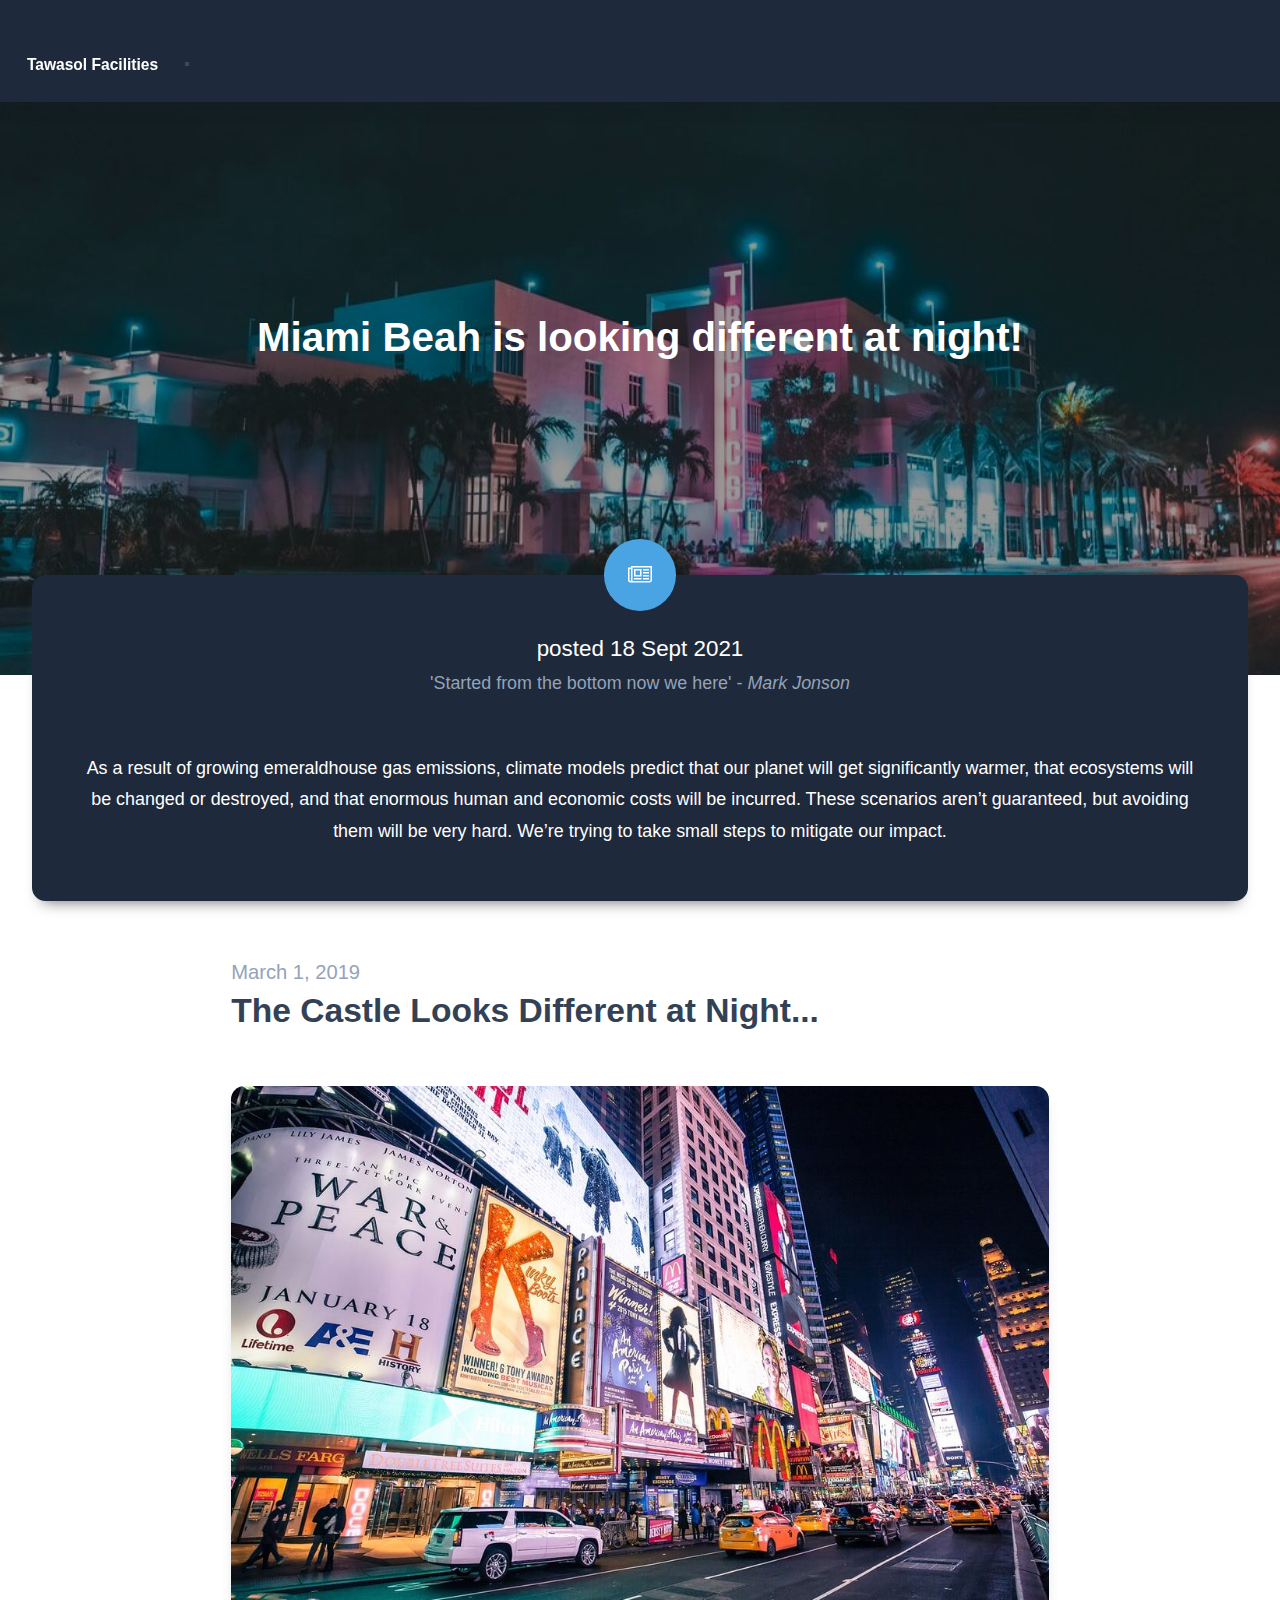
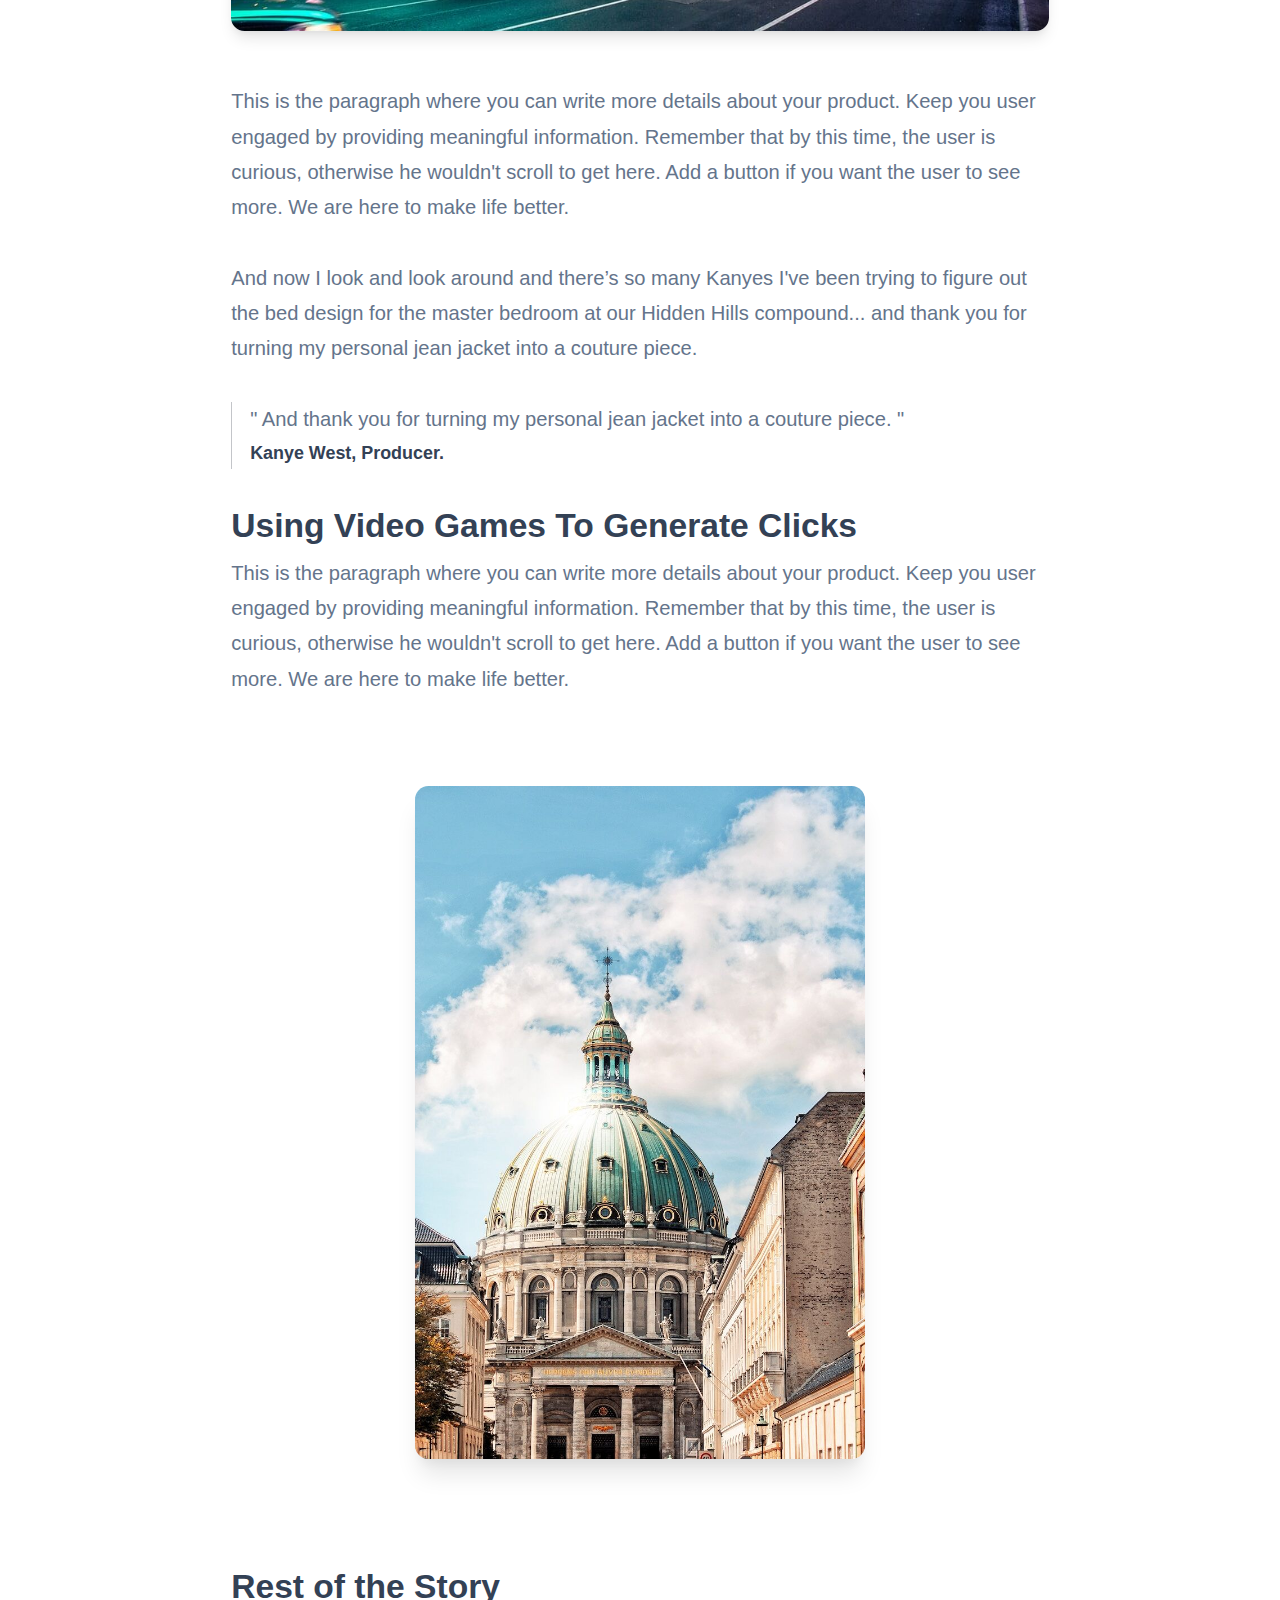
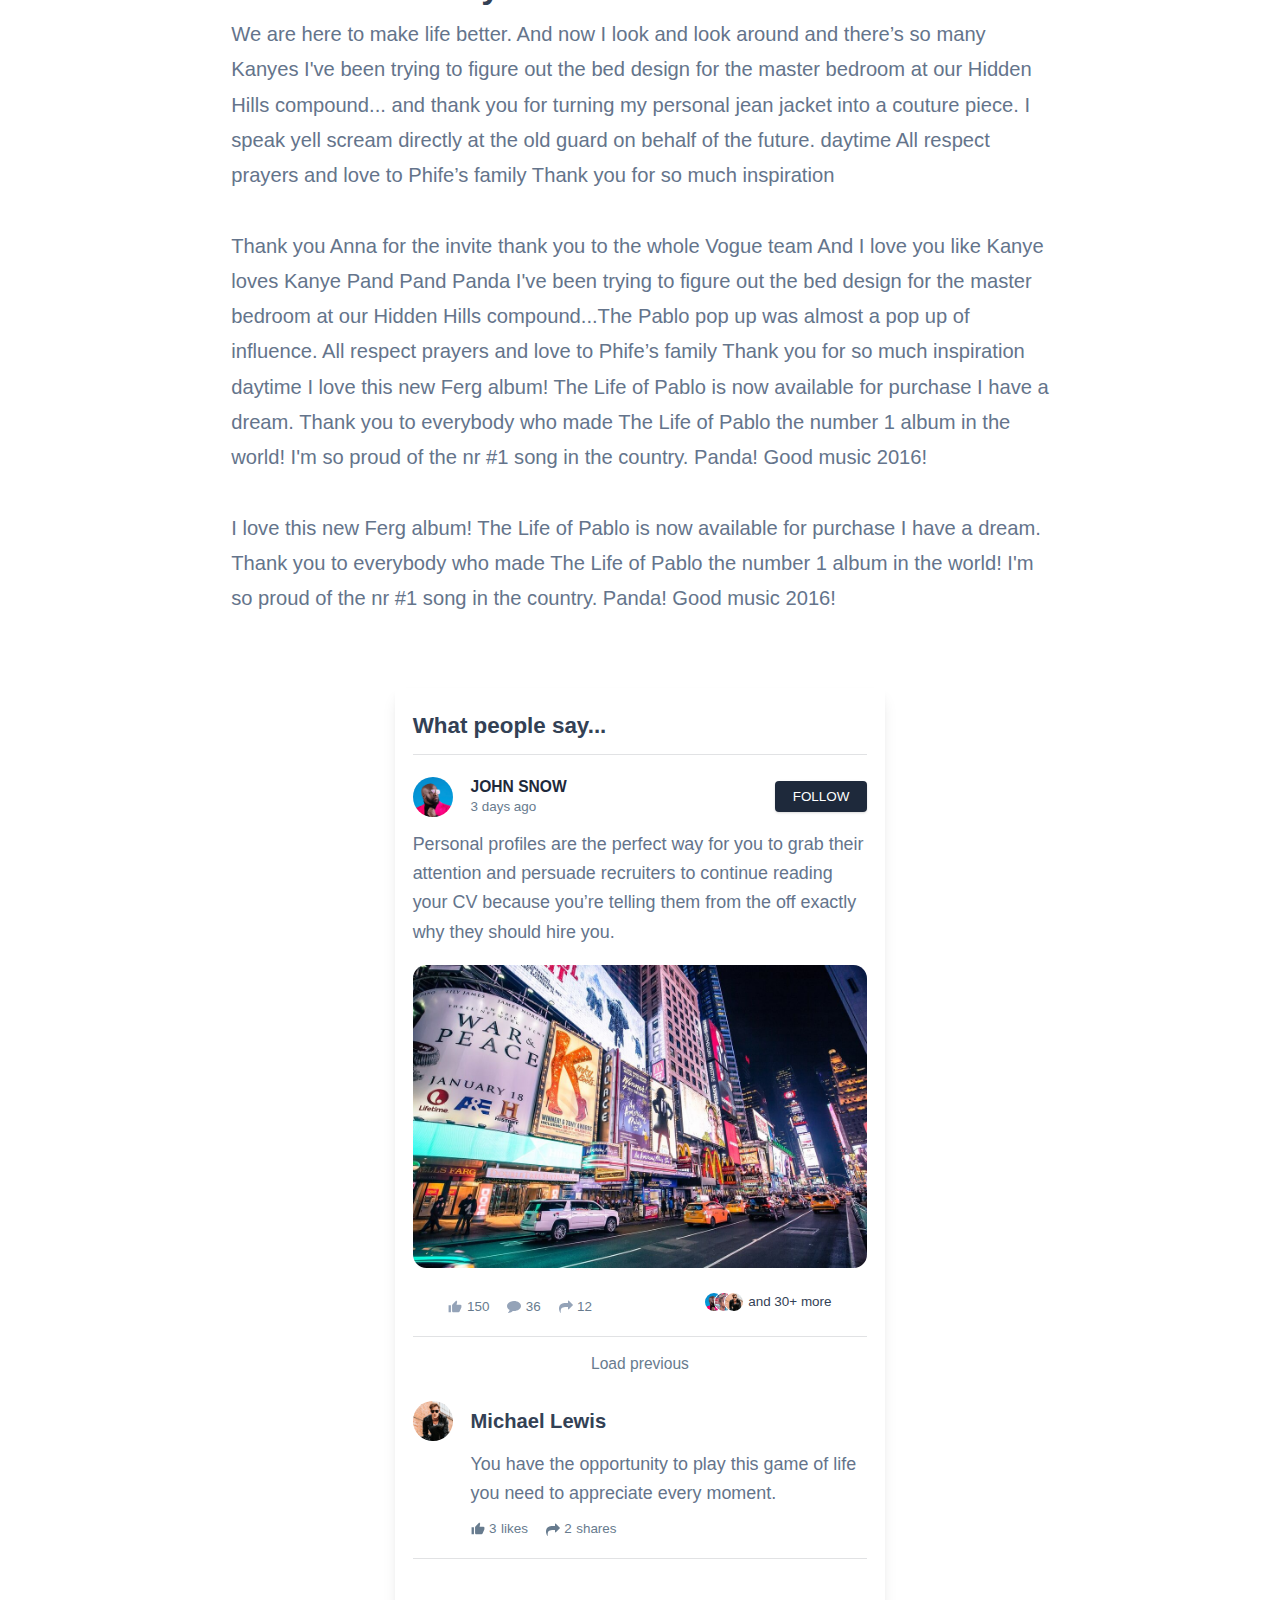
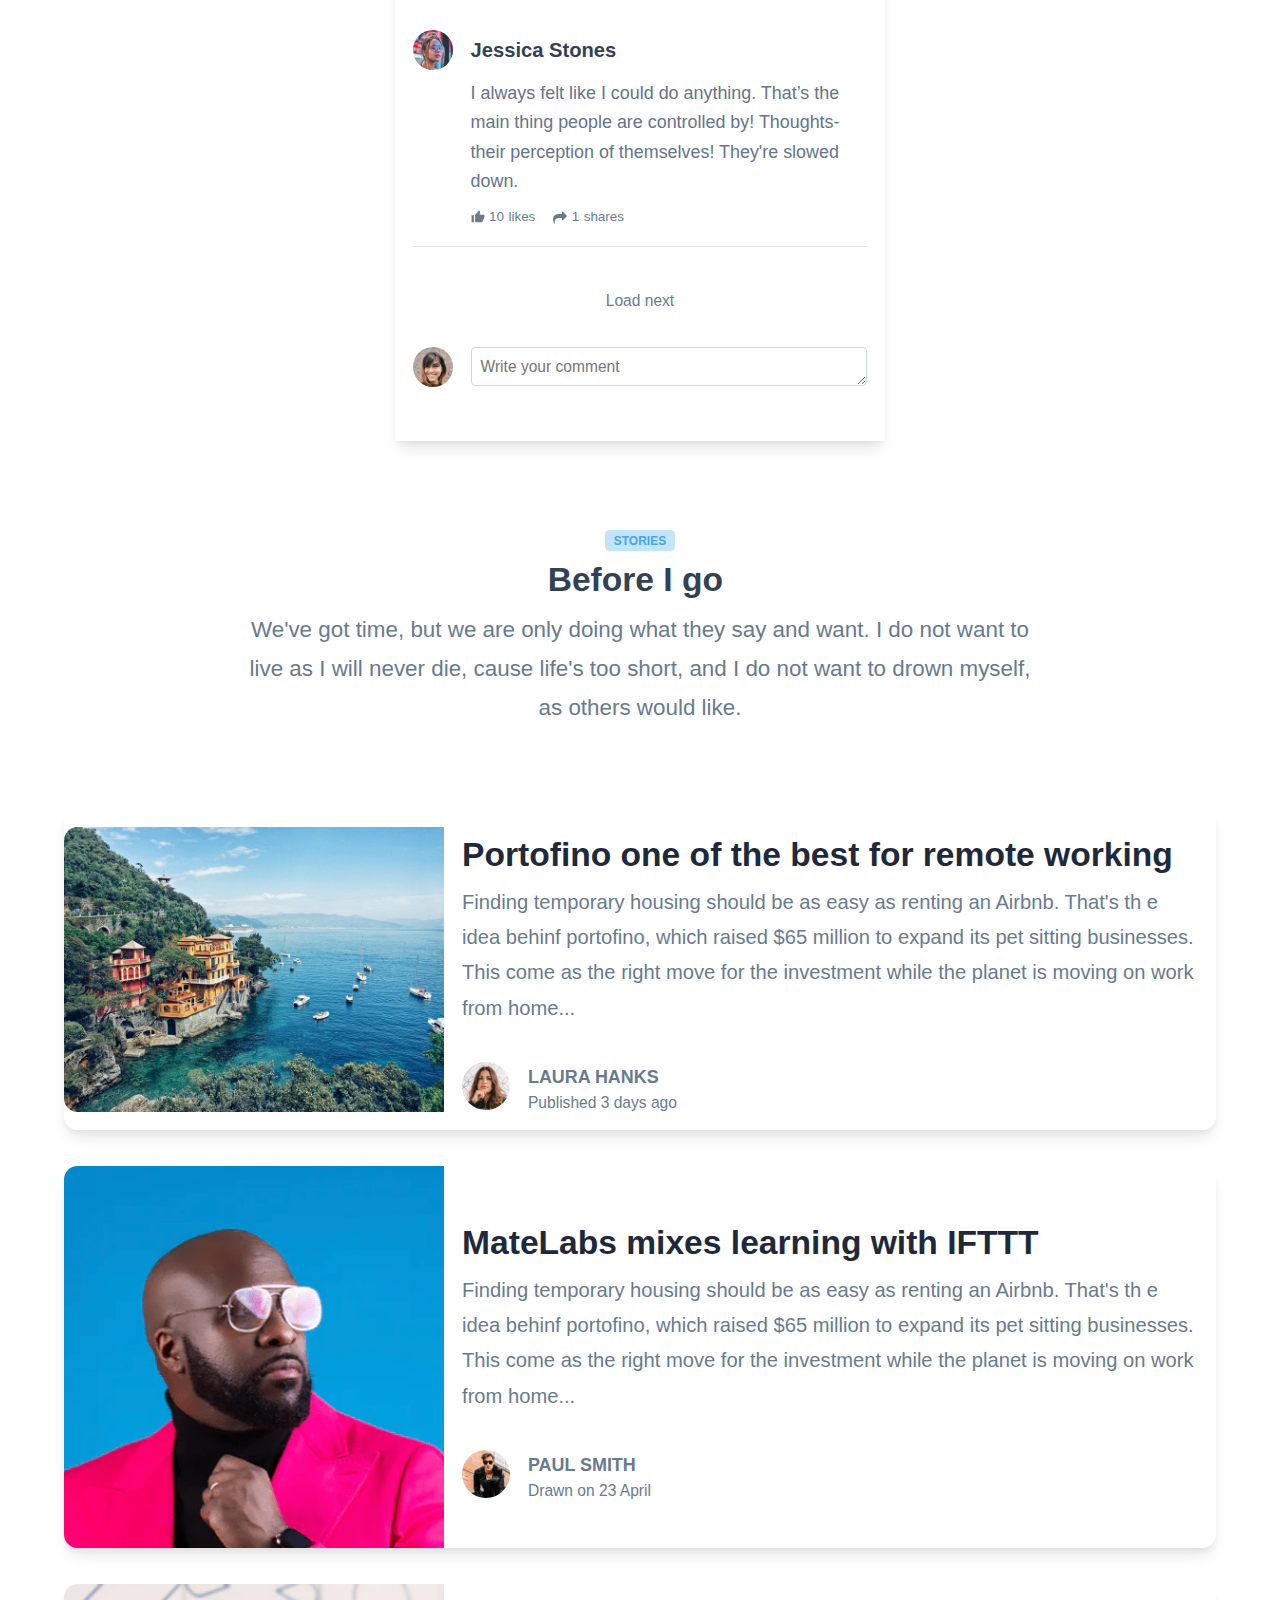
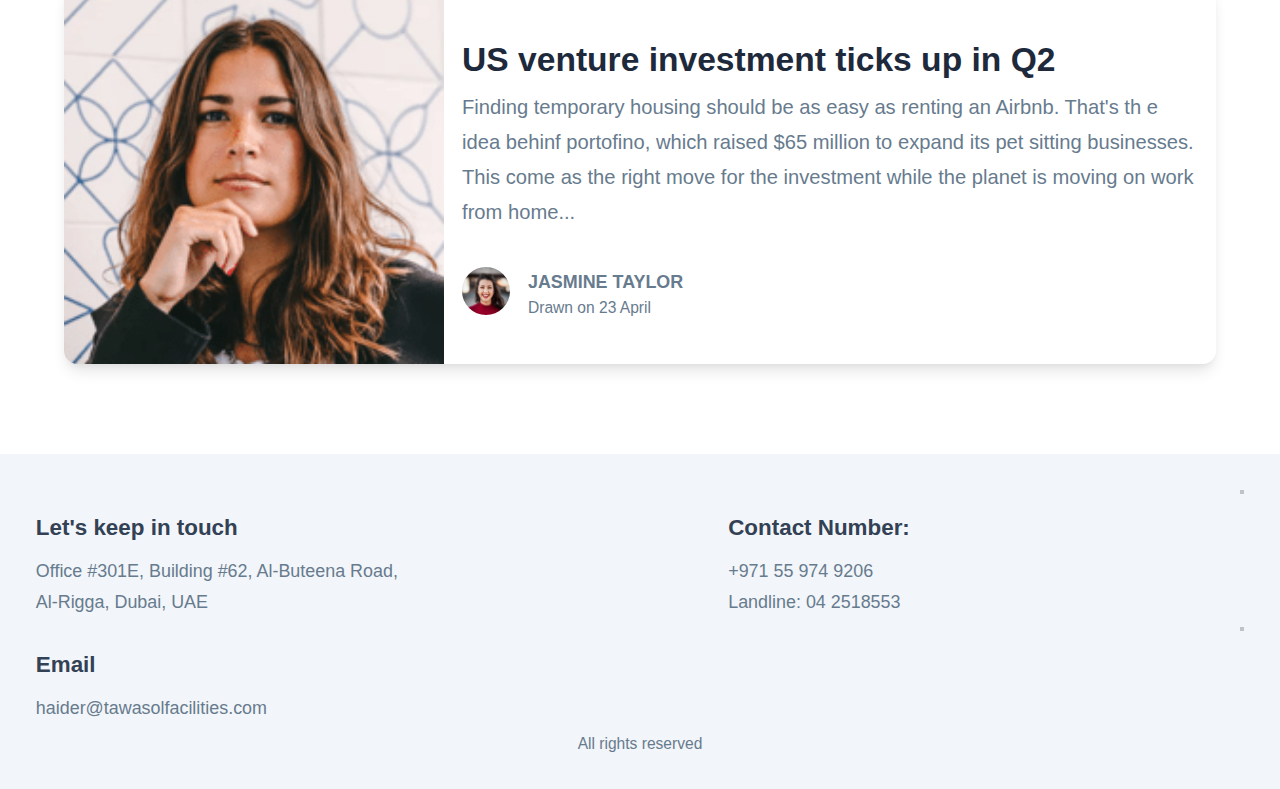
<file: blog-post.html>
<!DOCTYPE html>

<html lang="en">
  <head>
    <title>Notus Pro</title>
    <meta name="viewport" content="width=device-width, initial-scale=1.0" />
    <meta charset="utf-8" />
    <meta property="twitter:card" content="summary_large_image" />
    <style>
      html {  line-height: 1.15;}body {  margin: 0;}* {  box-sizing: border-box;  border-width: 0;  border-style: solid;}p,li,ul,pre,div,h1,h2,h3,h4,h5,h6 {  margin: 0;  padding: 0;}button,input,optgroup,select,textarea {  font-family: inherit;  font-size: 100%;  line-height: 1.15;  margin: 0;}button,select {  text-transform: none;}button,[type="button"],[type="reset"],[type="submit"] {  -webkit-appearance: button;}button::-moz-focus-inner,[type="button"]::-moz-focus-inner,[type="reset"]::-moz-focus-inner,[type="submit"]::-moz-focus-inner {  border-style: none;  padding: 0;}button:-moz-focus,[type="button"]:-moz-focus,[type="reset"]:-moz-focus,[type="submit"]:-moz-focus {  outline: 1px dotted ButtonText;}a {  color: inherit;  text-decoration: inherit;}input {  padding: 2px 4px;}img {  display: block;}
    </style>
    <style>
      html {
        font-family: -apple-system, BlinkMacSystemFont, "Segoe UI", "Roboto", "Oxygen","Ubuntu", "Cantarell", "Fira Sans","Droid Sans", "Helvetica Neue", sans-serif;
        font-size: 1.12rem;
      }

      body {
        font-weight: 300;
        font-style:normal;
        text-decoration: none;
        text-transform: none;
        letter-spacing: normal;
        line-height: 1.75;
        color: var(--dl-color-gray-900);
        background-color: var(--dl-color-gray-white);

      }
    </style>
    <link
      rel="stylesheet"
      href="https://fonts.googleapis.com/css2?family=Open+Sans:ital,wght@0,300;0,400;0,600;0,700;0,800;1,300;1,400;1,600;1,700;1,800&display=swap"
    />
    <link rel="stylesheet" href="./style.css" />
  </head>
  <body>
    <div>
      <link href="./blog-post.css" rel="stylesheet" />
      <title>BlogPost - Notus Pro</title>
      <meta property="og:title" content="BlogPost - Notus Pro" />
      <div class="blog-post-container">
        <div class="blog-post-hero">
          <div class="blog-post-fixed-header">
            <div data-role="Header" class="header-header rootClassName">
              <div class="header-container">
                <a href="/home.html" class="header-navlink">
                  <h1 class="header-heading textSM">
                    <span>Tawasol Facilities</span>
                  </h1>
                </a>
                <a href="/blog-post.html" class="header-navlink1">
                  <div class="header-container1"></div>
                </a>
              </div>
              <div data-type="BurgerMenu" class="header-burger-menu">
                <svg viewBox="0 0 1024 1024" class="header-icon">
                  <path
                    d="M128 256h768v86h-768v-86zM128 554v-84h768v84h-768zM128 768v-86h768v86h-768z"
                  ></path>
                </svg>
              </div>
              <div data-type="MobileMenu" class="header-mobile-menu">
                <div class="header-top">
                  <a href="/home.html" class="header-navlink2">
                    <h1 class="header-heading1 textSM">
                      <span>NOTUS PRO</span>
                    </h1>
                  </a>
                  <div data-type="CloseMobileMenu" class="header-close-menu">
                    <svg viewBox="0 0 1024 1024" class="header-icon02">
                      <path
                        d="M810 274l-238 238 238 238-60 60-238-238-238 238-60-60 238-238-238-238 60-60 238 238 238-238z"
                      ></path>
                    </svg>
                  </div>
                </div>
                <div class="header-mid">
                  <a href="/profile.html" class="header-navlink3">
                    <div class="header-container2">
                      <svg viewBox="0 0 1024 1024" class="header-icon04">
                        <path
                          d="M576 706.612v-52.78c70.498-39.728 128-138.772 128-237.832 0-159.058 0-288-192-288s-192 128.942-192 288c0 99.060 57.502 198.104 128 237.832v52.78c-217.102 17.748-384 124.42-384 253.388h896c0-128.968-166.898-235.64-384-253.388z"
                        ></path>
                      </svg>
                      <span class="header-text textSM">PROFILE</span>
                    </div>
                  </a>
                  <a href="/blog-post.html" class="header-navlink4">
                    <div class="header-container3">
                      <svg viewBox="0 0 1024 1024" class="header-icon06">
                        <path
                          d="M917.806 229.076c-22.212-30.292-53.174-65.7-87.178-99.704s-69.412-64.964-99.704-87.178c-51.574-37.82-76.592-42.194-90.924-42.194h-496c-44.112 0-80 35.888-80 80v864c0 44.112 35.888 80 80 80h736c44.112 0 80-35.888 80-80v-624c0-14.332-4.372-39.35-42.194-90.924zM785.374 174.626c30.7 30.7 54.8 58.398 72.58 81.374h-153.954v-153.946c22.984 17.78 50.678 41.878 81.374 72.572zM896 944c0 8.672-7.328 16-16 16h-736c-8.672 0-16-7.328-16-16v-864c0-8.672 7.328-16 16-16 0 0 495.956-0.002 496 0v224c0 17.672 14.326 32 32 32h224v624z"
                        ></path>
                        <path
                          d="M736 832h-448c-17.672 0-32-14.326-32-32s14.328-32 32-32h448c17.674 0 32 14.326 32 32s-14.326 32-32 32z"
                        ></path>
                        <path
                          d="M736 704h-448c-17.672 0-32-14.326-32-32s14.328-32 32-32h448c17.674 0 32 14.326 32 32s-14.326 32-32 32z"
                        ></path>
                        <path
                          d="M736 576h-448c-17.672 0-32-14.326-32-32s14.328-32 32-32h448c17.674 0 32 14.326 32 32s-14.326 32-32 32z"
                        ></path>
                      </svg>
                      <span class="header-text1 textSM">BLOG</span>
                    </div>
                  </a>
                </div>
                <div class="header-bot">
                  <svg
                    viewBox="0 0 877.7142857142857 1024"
                    class="header-icon11"
                  >
                    <path
                      d="M713.143 73.143c90.857 0 164.571 73.714 164.571 164.571v548.571c0 90.857-73.714 164.571-164.571 164.571h-107.429v-340h113.714l17.143-132.571h-130.857v-84.571c0-38.286 10.286-64 65.714-64l69.714-0.571v-118.286c-12-1.714-53.714-5.143-101.714-5.143-101.143 0-170.857 61.714-170.857 174.857v97.714h-114.286v132.571h114.286v340h-304c-90.857 0-164.571-73.714-164.571-164.571v-548.571c0-90.857 73.714-164.571 164.571-164.571h548.571z"
                    ></path></svg
                  ><svg viewBox="0 0 1024 1024" class="header-icon13">
                    <path
                      d="M1024 226.4c-37.6 16.8-78.2 28-120.6 33 43.4-26 76.6-67.2 92.4-116.2-40.6 24-85.6 41.6-133.4 51-38.4-40.8-93-66.2-153.4-66.2-116 0-210 94-210 210 0 16.4 1.8 32.4 5.4 47.8-174.6-8.8-329.4-92.4-433-219.6-18 31-28.4 67.2-28.4 105.6 0 72.8 37 137.2 93.4 174.8-34.4-1-66.8-10.6-95.2-26.2 0 0.8 0 1.8 0 2.6 0 101.8 72.4 186.8 168.6 206-17.6 4.8-36.2 7.4-55.4 7.4-13.6 0-26.6-1.4-39.6-3.8 26.8 83.4 104.4 144.2 196.2 146-72 56.4-162.4 90-261 90-17 0-33.6-1-50.2-3 93.2 59.8 203.6 94.4 322.2 94.4 386.4 0 597.8-320.2 597.8-597.8 0-9.2-0.2-18.2-0.6-27.2 41-29.4 76.6-66.4 104.8-108.6z"
                    ></path></svg
                  ><svg
                    viewBox="0 0 877.7142857142857 1024"
                    class="header-icon15"
                  >
                    <path
                      d="M438.857 73.143c242.286 0 438.857 196.571 438.857 438.857 0 193.714-125.714 358.286-300 416.571-22.286 4-30.286-9.714-30.286-21.143 0-14.286 0.571-61.714 0.571-120.571 0-41.143-13.714-67.429-29.714-81.143 97.714-10.857 200.571-48 200.571-216.571 0-48-17.143-86.857-45.143-117.714 4.571-11.429 19.429-56-4.571-116.571-36.571-11.429-120.571 45.143-120.571 45.143-34.857-9.714-72.571-14.857-109.714-14.857s-74.857 5.143-109.714 14.857c0 0-84-56.571-120.571-45.143-24 60.571-9.143 105.143-4.571 116.571-28 30.857-45.143 69.714-45.143 117.714 0 168 102.286 205.714 200 216.571-12.571 11.429-24 30.857-28 58.857-25.143 11.429-89.143 30.857-127.429-36.571-24-41.714-67.429-45.143-67.429-45.143-42.857-0.571-2.857 26.857-2.857 26.857 28.571 13.143 48.571 64 48.571 64 25.714 78.286 148 52 148 52 0 36.571 0.571 70.857 0.571 81.714 0 11.429-8 25.143-30.286 21.143-174.286-58.286-300-222.857-300-416.571 0-242.286 196.571-438.857 438.857-438.857zM166.286 703.429c1.143-2.286-0.571-5.143-4-6.857-3.429-1.143-6.286-0.571-7.429 1.143-1.143 2.286 0.571 5.143 4 6.857 2.857 1.714 6.286 1.143 7.429-1.143zM184 722.857c2.286-1.714 1.714-5.714-1.143-9.143-2.857-2.857-6.857-4-9.143-1.714-2.286 1.714-1.714 5.714 1.143 9.143 2.857 2.857 6.857 4 9.143 1.714zM201.143 748.571c2.857-2.286 2.857-6.857 0-10.857-2.286-4-6.857-5.714-9.714-3.429-2.857 1.714-2.857 6.286 0 10.286s7.429 5.714 9.714 4zM225.143 772.571c2.286-2.286 1.143-7.429-2.286-10.857-4-4-9.143-4.571-11.429-1.714-2.857 2.286-1.714 7.429 2.286 10.857 4 4 9.143 4.571 11.429 1.714zM257.714 786.857c1.143-3.429-2.286-7.429-7.429-9.143-4.571-1.143-9.714 0.571-10.857 4s2.286 7.429 7.429 8.571c4.571 1.714 9.714 0 10.857-3.429zM293.714 789.714c0-4-4.571-6.857-9.714-6.286-5.143 0-9.143 2.857-9.143 6.286 0 4 4 6.857 9.714 6.286 5.143 0 9.143-2.857 9.143-6.286zM326.857 784c-0.571-3.429-5.143-5.714-10.286-5.143-5.143 1.143-8.571 4.571-8 8.571 0.571 3.429 5.143 5.714 10.286 4.571s8.571-4.571 8-8z"
                    ></path>
                  </svg>
                </div>
              </div>
            </div>
          </div>
          <h1 class="blog-post-text text2XL">
            Miami Beah is looking different at night!
          </h1>
          <div class="blog-post-bg"></div>
        </div>
        <div class="blog-post-post-details">
          <div class="blog-post-container01">
            <svg viewBox="0 0 1170.2857142857142 1024" class="blog-post-icon">
              <path
                d="M585.143 292.571h-219.429v219.429h219.429v-219.429zM658.286 658.286v73.143h-365.714v-73.143h365.714zM658.286 219.429v365.714h-365.714v-365.714h365.714zM1024 658.286v73.143h-292.571v-73.143h292.571zM1024 512v73.143h-292.571v-73.143h292.571zM1024 365.714v73.143h-292.571v-73.143h292.571zM1024 219.429v73.143h-292.571v-73.143h292.571zM146.286 768v-548.571h-73.143v548.571c0 20 16.571 36.571 36.571 36.571s36.571-16.571 36.571-36.571zM1097.143 768v-621.714h-877.714v621.714c0 12.571-2.286 25.143-6.286 36.571h847.429c20 0 36.571-16.571 36.571-36.571zM1170.286 73.143v694.857c0 60.571-49.143 109.714-109.714 109.714h-950.857c-60.571 0-109.714-49.143-109.714-109.714v-621.714h146.286v-73.143h1024z"
              ></path>
            </svg>
          </div>
          <span class="blog-post-text01 textXL">posted 18 Sept 2021</span>
          <span class="blog-post-text02">
            <span class="blog-post-text03">
              &apos;Started from the bottom now we here&apos;
            </span>
            <span class="blog-post-text04">-</span>
            <span class="blog-post-text05">Mark Jonson</span>
            <br />
          </span>
          <span class="blog-post-text06">
            <span class="blog-post-text07">
              As a result of growing emeraldhouse gas emissions, climate models
              predict that our planet will get significantly warmer, that
              ecosystems will be changed or destroyed, and that enormous human
              and economic costs will be incurred. These scenarios aren’t
              guaranteed, but avoiding them will be very hard. We’re trying to
              take small steps to mitigate our impact.
            </span>
            <br />
          </span>
        </div>
        <div class="blog-post-container02">
          <div class="blog-post-story">
            <span class="blog-post-text08 textLG">
              <span>March 1, 2019</span>
            </span>
            <h3 class="blog-post-text10 text2XL">
              The Castle Looks Different at Night...
            </h3>
            <img
              alt="image"
              src="public/playground_assets/new-york-city-1400w.jpg"
              class="blog-post-image"
            />
            <span class="blog-post-text11 textLG">
              <span class="blog-post-text12">
                This is the paragraph where you can write more details about
                your product. Keep you user engaged by providing meaningful
                information. Remember that by this time, the user is curious,
                otherwise he wouldn&apos;t scroll to get here. Add a button if
                you want the user to see more. We are here to make life better.
              </span>
              <br />
              <span></span>
              <br />
              <span class="blog-post-text15">
                And now I look and look around and there’s so many Kanyes
                I&apos;ve been trying to figure out the bed design for the
                master bedroom at our Hidden Hills compound... and thank you for
                turning my personal jean jacket into a couture piece.
              </span>
              <br />
            </span>
            <div class="blog-post-container03">
              <span class="textLG">
                <span class="blog-post-text17">&quot;</span>
                <span class="blog-post-text18">
                  And thank you for turning my personal jean jacket into a
                  couture piece.
                </span>
                <span class="blog-post-text19">&quot;</span>
              </span>
              <span class="blog-post-text20">
                <span class="blog-post-text21">Kanye West, Producer.</span>
                <span class="blog-post-text22"></span>
              </span>
            </div>
            <h3 class="blog-post-text23 text2XL">
              Using Video Games To Generate Clicks
            </h3>
            <span class="blog-post-text24 textLG">
              <span class="blog-post-text25">
                This is the paragraph where you can write more details about
                your product. Keep you user engaged by providing meaningful
                information. Remember that by this time, the user is curious,
                otherwise he wouldn&apos;t scroll to get here. Add a button if
                you want the user to see more. We are here to make life better.
              </span>
              <br />
            </span>
            <img
              alt="image"
              src="public/playground_assets/sofia-kuniakina-1100w.jpg"
              class="blog-post-image1"
            />
            <h3 class="blog-post-text26 text2XL">Rest of the Story</h3>
            <span class="blog-post-text27 textLG">
              <span class="blog-post-text28">
                We are here to make life better. And now I look and look around
                and there’s so many Kanyes I&apos;ve been trying to figure out
                the bed design for the master bedroom at our Hidden Hills
                compound... and thank you for turning my personal jean jacket
                into a couture piece. I speak yell scream directly at the old
                guard on behalf of the future. daytime All respect prayers and
                love to Phife’s family Thank you for so much inspiration
              </span>
              <br />
              <span></span>
              <br />
              <span class="blog-post-text31">
                Thank you Anna for the invite thank you to the whole Vogue team
                And I love you like Kanye loves Kanye Pand Pand Panda I&apos;ve
                been trying to figure out the bed design for the master bedroom
                at our Hidden Hills compound...The Pablo pop up was almost a pop
                up of influence. All respect prayers and love to Phife’s family
                Thank you for so much inspiration daytime I love this new Ferg
                album! The Life of Pablo is now available for purchase I have a
                dream. Thank you to everybody who made The Life of Pablo the
                number 1 album in the world! I&apos;m so proud of the nr #1 song
                in the country. Panda! Good music 2016!
              </span>
              <br />
              <span></span>
              <br />
              <span class="blog-post-text34">
                I love this new Ferg album! The Life of Pablo is now available
                for purchase I have a dream. Thank you to everybody who made The
                Life of Pablo the number 1 album in the world! I&apos;m so proud
                of the nr #1 song in the country. Panda! Good music 2016!
              </span>
              <br />
              <br />
            </span>
            <div class="blog-post-post">
              <span class="blog-post-text35 textXL">What people say...</span>
              <div class="blog-post-divider"></div>
              <div class="blog-post-container04">
                <div class="blog-post-container05">
                  <img
                    alt="image"
                    src="public/playground_assets/team5-1400w.jpg"
                    class="blog-post-image2"
                  />
                  <div class="blog-post-container06">
                    <span class="blog-post-text36 textSM">JOHN SNOW</span>
                    <div class="blog-post-container07">
                      <span class="blog-post-text37 textXS">3 days ago</span>
                    </div>
                  </div>
                </div>
                <div class="secondary-button-container">
                  <button class="secondary-button-button textXS button">
                    <span>FOLLOW</span>
                  </button>
                </div>
              </div>
              <span class="blog-post-text38 textMD">
                <span class="blog-post-text39">
                  Personal profiles are the perfect way for you to grab their
                  attention and persuade recruiters to continue reading your CV
                  because you’re telling them from the off exactly why they
                  should hire you.
                </span>
                <br />
              </span>
              <img
                alt="image"
                src="public/playground_assets/new-york-city-1400w.jpg"
                class="blog-post-image3"
              />
              <div class="blog-post-container08">
                <div class="blog-post-container09">
                  <svg viewBox="0 0 1024 1024" class="blog-post-icon2">
                    <path
                      d="M982 426v86q0 16-6 32l-130 300q-20 52-78 52h-384q-34 0-60-26t-26-60v-426q0-34 26-60l280-282 46 46q18 18 18 44v14l-42 196h270q34 0 60 25t26 59zM42 896v-512h172v512h-172z"
                    ></path>
                  </svg>
                  <span class="blog-post-text40 textXS">150</span>
                  <svg viewBox="0 0 1024 1024" class="blog-post-icon4">
                    <path
                      d="M1024 512c0 202.286-229.143 365.714-512 365.714-28 0-56-1.714-82.857-4.571-74.857 66.286-164 113.143-262.857 138.286-20.571 5.714-42.857 9.714-65.143 12.571-12.571 1.143-24.571-8-27.429-21.714v-0.571c-2.857-14.286 6.857-22.857 15.429-33.143 36-40.571 77.143-74.857 104-170.286-117.714-66.857-193.143-170.286-193.143-286.286 0-201.714 229.143-365.714 512-365.714s512 163.429 512 365.714z"
                    ></path>
                  </svg>
                  <span class="blog-post-text41 textXS">36</span>
                  <svg viewBox="0 0 1024 1024" class="blog-post-icon6">
                    <path
                      d="M1024 365.714c0 9.714-4 18.857-10.857 25.714l-292.571 292.571c-6.857 6.857-16 10.857-25.714 10.857-20 0-36.571-16.571-36.571-36.571v-146.286h-128c-246.286 0-408 47.429-408 320 0 23.429 1.143 46.857 2.857 70.286 0.571 9.143 2.857 19.429 2.857 28.571 0 10.857-6.857 20-18.286 20-8 0-12-4-16-9.714-8.571-12-14.857-30.286-21.143-43.429-32.571-73.143-72.571-177.714-72.571-257.714 0-64 6.286-129.714 30.286-190.286 79.429-197.143 312.571-230.286 500-230.286h128v-146.286c0-20 16.571-36.571 36.571-36.571 9.714 0 18.857 4 25.714 10.857l292.571 292.571c6.857 6.857 10.857 16 10.857 25.714z"
                    ></path>
                  </svg>
                  <span class="blog-post-text42 textXS">12</span>
                </div>
                <div class="blog-post-container10">
                  <img
                    alt="image"
                    src="public/playground_assets/team5-1400w.jpg"
                    class="blog-post-image4"
                  />
                  <img
                    alt="image"
                    src="public/playground_assets/team6-200h.jpg"
                    class="blog-post-image5"
                  />
                  <img
                    alt="image"
                    src="public/playground_assets/team1-200h.jpg"
                    class="blog-post-image6"
                  />
                  <span class="blog-post-text43 textXS">and 30+ more</span>
                </div>
              </div>
              <div class="blog-post-divider1"></div>
              <span class="blog-post-text44 textSM">Load previous</span>
              <div class="post-reaction-container">
                <div class="post-reaction-container1">
                  <img
                    alt="image"
                    src="public/playground_assets/team1-200h.jpg"
                    class="post-reaction-image"
                  />
                  <div class="post-reaction-container2">
                    <span class="post-reaction-text textLG">
                      <span>Michael Lewis</span>
                    </span>
                    <span class="post-reaction-text1 textMD">
                      <span>
                        You have the opportunity to play this game of life you
                        need to appreciate every moment.
                      </span>
                    </span>
                    <div class="post-reaction-container3">
                      <svg viewBox="0 0 1024 1024" class="post-reaction-icon">
                        <path
                          d="M982 426v86q0 16-6 32l-130 300q-20 52-78 52h-384q-34 0-60-26t-26-60v-426q0-34 26-60l280-282 46 46q18 18 18 44v14l-42 196h270q34 0 60 25t26 59zM42 896v-512h172v512h-172z"
                        ></path>
                      </svg>
                      <span class="post-reaction-text2 textXS">
                        <span>3</span>
                      </span>
                      <span class="post-reaction-text3 textXS">likes</span>
                      <svg viewBox="0 0 1024 1024" class="post-reaction-icon2">
                        <path
                          d="M1024 365.714c0 9.714-4 18.857-10.857 25.714l-292.571 292.571c-6.857 6.857-16 10.857-25.714 10.857-20 0-36.571-16.571-36.571-36.571v-146.286h-128c-246.286 0-408 47.429-408 320 0 23.429 1.143 46.857 2.857 70.286 0.571 9.143 2.857 19.429 2.857 28.571 0 10.857-6.857 20-18.286 20-8 0-12-4-16-9.714-8.571-12-14.857-30.286-21.143-43.429-32.571-73.143-72.571-177.714-72.571-257.714 0-64 6.286-129.714 30.286-190.286 79.429-197.143 312.571-230.286 500-230.286h128v-146.286c0-20 16.571-36.571 36.571-36.571 9.714 0 18.857 4 25.714 10.857l292.571 292.571c6.857 6.857 10.857 16 10.857 25.714z"
                        ></path>
                      </svg>
                      <span class="post-reaction-text4 textXS">
                        <span>2</span>
                      </span>
                      <span class="post-reaction-text5 textXS">shares</span>
                    </div>
                  </div>
                </div>
                <div class="post-reaction-divider"></div>
              </div>
              <div class="post-reaction-container">
                <div class="post-reaction-container1">
                  <img
                    alt="image"
                    src="public/playground_assets/team6-200h.jpg"
                    class="post-reaction-image"
                  />
                  <div class="post-reaction-container2">
                    <span class="post-reaction-text textLG">
                      <span>Jessica Stones</span>
                    </span>
                    <span class="post-reaction-text1 textMD">
                      <span>
                        I always felt like I could do anything. That’s the main
                        thing people are controlled by! Thoughts- their
                        perception of themselves! They're slowed down.
                      </span>
                    </span>
                    <div class="post-reaction-container3">
                      <svg viewBox="0 0 1024 1024" class="post-reaction-icon">
                        <path
                          d="M982 426v86q0 16-6 32l-130 300q-20 52-78 52h-384q-34 0-60-26t-26-60v-426q0-34 26-60l280-282 46 46q18 18 18 44v14l-42 196h270q34 0 60 25t26 59zM42 896v-512h172v512h-172z"
                        ></path>
                      </svg>
                      <span class="post-reaction-text2 textXS">
                        <span>10</span>
                      </span>
                      <span class="post-reaction-text3 textXS">likes</span>
                      <svg viewBox="0 0 1024 1024" class="post-reaction-icon2">
                        <path
                          d="M1024 365.714c0 9.714-4 18.857-10.857 25.714l-292.571 292.571c-6.857 6.857-16 10.857-25.714 10.857-20 0-36.571-16.571-36.571-36.571v-146.286h-128c-246.286 0-408 47.429-408 320 0 23.429 1.143 46.857 2.857 70.286 0.571 9.143 2.857 19.429 2.857 28.571 0 10.857-6.857 20-18.286 20-8 0-12-4-16-9.714-8.571-12-14.857-30.286-21.143-43.429-32.571-73.143-72.571-177.714-72.571-257.714 0-64 6.286-129.714 30.286-190.286 79.429-197.143 312.571-230.286 500-230.286h128v-146.286c0-20 16.571-36.571 36.571-36.571 9.714 0 18.857 4 25.714 10.857l292.571 292.571c6.857 6.857 10.857 16 10.857 25.714z"
                        ></path>
                      </svg>
                      <span class="post-reaction-text4 textXS">
                        <span>1</span>
                      </span>
                      <span class="post-reaction-text5 textXS">shares</span>
                    </div>
                  </div>
                </div>
                <div class="post-reaction-divider"></div>
              </div>
              <span class="blog-post-text45 textSM">Load next</span>
              <div class="blog-post-container11">
                <img
                  alt="image"
                  src="public/playground_assets/team4-200h.png"
                  class="blog-post-image7"
                />
                <textarea
                  rows="1"
                  placeholder="Write your comment"
                  class="blog-post-textarea textarea textSM"
                ></textarea>
              </div>
            </div>
          </div>
        </div>
        <div class="blog-post-posts">
          <div class="blog-post-container12">
            <div class="label-container">
              <h6 class="label-text"><span>STORIES</span></h6>
            </div>
            <h3 class="blog-post-text46 healine">
              <span class="blog-post-text47">Before I go </span>
            </h3>
            <span class="blog-post-text48 textXL">
              We&apos;ve got time, but we are only doing what they say and want.
              I do not want to live as I will never die, cause life&apos;s too
              short, and I do not want to drown myself, as others would like.
            </span>
          </div>
          <div class="article-card-container">
            <img
              alt="image"
              src="../public/playground_assets/city-1-1400w.jpg"
              class="article-card-image"
            />
            <div class="article-card-container1">
              <h3 class="article-card-text healine">
                <span>Portofino one of the best for remote working</span>
              </h3>
              <div class="article-card-container2">
                <span class="article-card-text1">
                  <span>
                    Finding temporary housing should be as easy as renting an
                    Airbnb. That's th e idea behinf portofino, which raised $65
                    million to expand its pet sitting businesses. This come as
                    the right move for the investment while the planet is moving
                    on work from home...
                  </span>
                </span>
              </div>
              <div class="article-card-container3">
                <img
                  alt="avatar"
                  src="public/playground_assets/team3-200h.jpg"
                  class="article-card-image1"
                />
                <div class="article-card-container4">
                  <span class="article-card-text2">
                    <span>Laura Hanks</span>
                  </span>
                  <div class="article-card-container5">
                    <span class="article-card-text3 textSM">
                      <span>Published 3 days ago</span>
                    </span>
                  </div>
                </div>
              </div>
            </div>
          </div>
          <div class="article-card-container">
            <img
              alt="image"
              src="public/playground_assets/team5-1400w.jpg"
              class="article-card-image"
            />
            <div class="article-card-container1">
              <h3 class="article-card-text healine">
                <span>MateLabs mixes learning with IFTTT</span>
              </h3>
              <div class="article-card-container2">
                <span class="article-card-text1">
                  <span>
                    Finding temporary housing should be as easy as renting an
                    Airbnb. That's th e idea behinf portofino, which raised $65
                    million to expand its pet sitting businesses. This come as
                    the right move for the investment while the planet is moving
                    on work from home...
                  </span>
                </span>
              </div>
              <div class="article-card-container3">
                <img
                  alt="avatar"
                  src="public/playground_assets/team1-200h.jpg"
                  class="article-card-image1"
                />
                <div class="article-card-container4">
                  <span class="article-card-text2">
                    <span>Paul Smith</span>
                  </span>
                  <div class="article-card-container5">
                    <span class="article-card-text3 textSM">
                      <span>Drawn on 23 April</span>
                    </span>
                  </div>
                </div>
              </div>
            </div>
          </div>
          <div class="article-card-container">
            <img
              alt="image"
              src="public/playground_assets/team3-200h.jpg"
              class="article-card-image"
            />
            <div class="article-card-container1">
              <h3 class="article-card-text healine">
                <span>US venture investment ticks up in Q2</span>
              </h3>
              <div class="article-card-container2">
                <span class="article-card-text1">
                  <span>
                    Finding temporary housing should be as easy as renting an
                    Airbnb. That's th e idea behinf portofino, which raised $65
                    million to expand its pet sitting businesses. This come as
                    the right move for the investment while the planet is moving
                    on work from home...
                  </span>
                </span>
              </div>
              <div class="article-card-container3">
                <img
                  alt="avatar"
                  src="public/playground_assets/team2-200h.jpg"
                  class="article-card-image1"
                />
                <div class="article-card-container4">
                  <span class="article-card-text2">
                    <span>Jasmine Taylor</span>
                  </span>
                  <div class="article-card-container5">
                    <span class="article-card-text3 textSM">
                      <span>Drawn on 23 April</span>
                    </span>
                  </div>
                </div>
              </div>
            </div>
          </div>
        </div>
        <div class="footer-container">
          <div class="footer-container1">
            <div class="footer-container2">
              <h1 class="footer-text textXL">
                <span>Let&apos;s keep in touch</span>
              </h1>
              <span class="footer-text02">
                <span>Office #301E, Building #62, Al-Buteena Road,</span>
                <br />
                <span>Al-Rigga, Dubai, UAE</span>
              </span>
            </div>
            <div class="footer-container3">
              <h1 class="footer-text06 textXL"><span>Contact Number:</span></h1>
              <span class="footer-text08">
                <span>+971 55 974 9206</span>
                <br />
                <span>Landline:</span>
                <span>04 2518553</span>
                <span></span>
                <span></span>
                <span></span>
                <br />
                <span></span>
                <span></span>
                <span></span>
              </span>
            </div>
            <div class="footer-container4"></div>
          </div>
          <div class="footer-container5">
            <div class="footer-container6">
              <h1 class="footer-text19 textXL"><span>Email</span></h1>
              <span class="footer-text21">
                <span>haider@tawasolfacilities.com</span>
              </span>
            </div>
            <div class="footer-container7"></div>
          </div>
          <span class="footer-text23 textSM">All rights reserved</span>
        </div>
      </div>
    </div>
  </body>
</html>
</file>
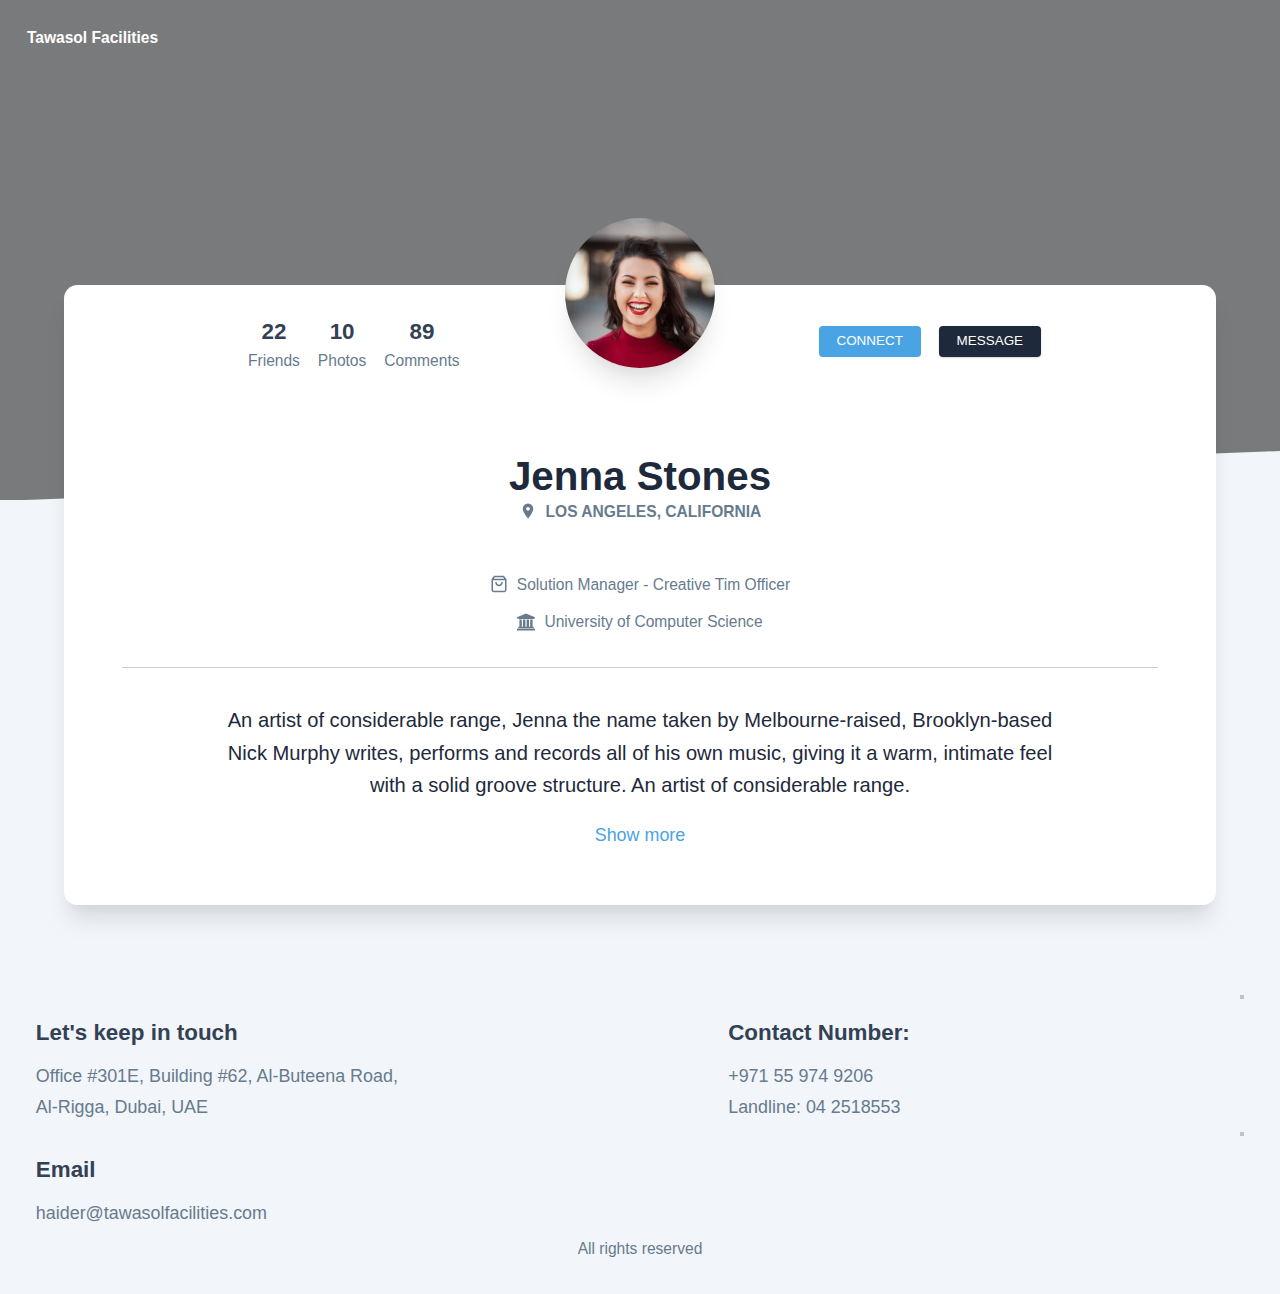
<file: profile.html>
<!DOCTYPE html>

<html lang="en">
  <head>
    <title>Notus Pro</title>
    <meta name="viewport" content="width=device-width, initial-scale=1.0" />
    <meta charset="utf-8" />
    <meta property="twitter:card" content="summary_large_image" />
    <style>
      html {  line-height: 1.15;}body {  margin: 0;}* {  box-sizing: border-box;  border-width: 0;  border-style: solid;}p,li,ul,pre,div,h1,h2,h3,h4,h5,h6 {  margin: 0;  padding: 0;}button,input,optgroup,select,textarea {  font-family: inherit;  font-size: 100%;  line-height: 1.15;  margin: 0;}button,select {  text-transform: none;}button,[type="button"],[type="reset"],[type="submit"] {  -webkit-appearance: button;}button::-moz-focus-inner,[type="button"]::-moz-focus-inner,[type="reset"]::-moz-focus-inner,[type="submit"]::-moz-focus-inner {  border-style: none;  padding: 0;}button:-moz-focus,[type="button"]:-moz-focus,[type="reset"]:-moz-focus,[type="submit"]:-moz-focus {  outline: 1px dotted ButtonText;}a {  color: inherit;  text-decoration: inherit;}input {  padding: 2px 4px;}img {  display: block;}
    </style>
    <style>
      html {
        font-family: -apple-system, BlinkMacSystemFont, "Segoe UI", "Roboto", "Oxygen","Ubuntu", "Cantarell", "Fira Sans","Droid Sans", "Helvetica Neue", sans-serif;
        font-size: 1.12rem;
      }

      body {
        font-weight: 300;
        font-style:normal;
        text-decoration: none;
        text-transform: none;
        letter-spacing: normal;
        line-height: 1.75;
        color: var(--dl-color-gray-900);
        background-color: var(--dl-color-gray-white);

      }
    </style>
    <link
      rel="stylesheet"
      href="https://fonts.googleapis.com/css2?family=Open+Sans:ital,wght@0,300;0,400;0,600;0,700;0,800;1,300;1,400;1,600;1,700;1,800&display=swap"
    />
    <link rel="stylesheet" href="./style.css" />
  </head>
  <body>
    <div>
      <link href="./profile.css" rel="stylesheet" />
      <title>Profile - Notus Pro</title>
      <meta property="og:title" content="Profile - Notus Pro" />
      <div class="profile-container">
        <div class="profile-image">
          <div data-role="Header" class="header-header">
            <div class="header-container">
              <a href="/home.html" class="header-navlink">
                <h1 class="header-heading textSM">
                  <span>Tawasol Facilities</span>
                </h1>
              </a>
              <a href="/blog-post.html" class="header-navlink1">
                <div class="header-container1"></div>
              </a>
            </div>
            <div data-type="BurgerMenu" class="header-burger-menu">
              <svg viewBox="0 0 1024 1024" class="header-icon">
                <path
                  d="M128 256h768v86h-768v-86zM128 554v-84h768v84h-768zM128 768v-86h768v86h-768z"
                ></path>
              </svg>
            </div>
            <div data-type="MobileMenu" class="header-mobile-menu">
              <div class="header-top">
                <a href="/home.html" class="header-navlink2">
                  <h1 class="header-heading1 textSM"><span>NOTUS PRO</span></h1>
                </a>
                <div data-type="CloseMobileMenu" class="header-close-menu">
                  <svg viewBox="0 0 1024 1024" class="header-icon02">
                    <path
                      d="M810 274l-238 238 238 238-60 60-238-238-238 238-60-60 238-238-238-238 60-60 238 238 238-238z"
                    ></path>
                  </svg>
                </div>
              </div>
              <div class="header-mid">
                <a href="/profile.html" class="header-navlink3">
                  <div class="header-container2">
                    <svg viewBox="0 0 1024 1024" class="header-icon04">
                      <path
                        d="M576 706.612v-52.78c70.498-39.728 128-138.772 128-237.832 0-159.058 0-288-192-288s-192 128.942-192 288c0 99.060 57.502 198.104 128 237.832v52.78c-217.102 17.748-384 124.42-384 253.388h896c0-128.968-166.898-235.64-384-253.388z"
                      ></path>
                    </svg>
                    <span class="header-text textSM">PROFILE</span>
                  </div>
                </a>
                <a href="/blog-post.html" class="header-navlink4">
                  <div class="header-container3">
                    <svg viewBox="0 0 1024 1024" class="header-icon06">
                      <path
                        d="M917.806 229.076c-22.212-30.292-53.174-65.7-87.178-99.704s-69.412-64.964-99.704-87.178c-51.574-37.82-76.592-42.194-90.924-42.194h-496c-44.112 0-80 35.888-80 80v864c0 44.112 35.888 80 80 80h736c44.112 0 80-35.888 80-80v-624c0-14.332-4.372-39.35-42.194-90.924zM785.374 174.626c30.7 30.7 54.8 58.398 72.58 81.374h-153.954v-153.946c22.984 17.78 50.678 41.878 81.374 72.572zM896 944c0 8.672-7.328 16-16 16h-736c-8.672 0-16-7.328-16-16v-864c0-8.672 7.328-16 16-16 0 0 495.956-0.002 496 0v224c0 17.672 14.326 32 32 32h224v624z"
                      ></path>
                      <path
                        d="M736 832h-448c-17.672 0-32-14.326-32-32s14.328-32 32-32h448c17.674 0 32 14.326 32 32s-14.326 32-32 32z"
                      ></path>
                      <path
                        d="M736 704h-448c-17.672 0-32-14.326-32-32s14.328-32 32-32h448c17.674 0 32 14.326 32 32s-14.326 32-32 32z"
                      ></path>
                      <path
                        d="M736 576h-448c-17.672 0-32-14.326-32-32s14.328-32 32-32h448c17.674 0 32 14.326 32 32s-14.326 32-32 32z"
                      ></path>
                    </svg>
                    <span class="header-text1 textSM">BLOG</span>
                  </div>
                </a>
              </div>
              <div class="header-bot">
                <svg viewBox="0 0 877.7142857142857 1024" class="header-icon11">
                  <path
                    d="M713.143 73.143c90.857 0 164.571 73.714 164.571 164.571v548.571c0 90.857-73.714 164.571-164.571 164.571h-107.429v-340h113.714l17.143-132.571h-130.857v-84.571c0-38.286 10.286-64 65.714-64l69.714-0.571v-118.286c-12-1.714-53.714-5.143-101.714-5.143-101.143 0-170.857 61.714-170.857 174.857v97.714h-114.286v132.571h114.286v340h-304c-90.857 0-164.571-73.714-164.571-164.571v-548.571c0-90.857 73.714-164.571 164.571-164.571h548.571z"
                  ></path></svg
                ><svg viewBox="0 0 1024 1024" class="header-icon13">
                  <path
                    d="M1024 226.4c-37.6 16.8-78.2 28-120.6 33 43.4-26 76.6-67.2 92.4-116.2-40.6 24-85.6 41.6-133.4 51-38.4-40.8-93-66.2-153.4-66.2-116 0-210 94-210 210 0 16.4 1.8 32.4 5.4 47.8-174.6-8.8-329.4-92.4-433-219.6-18 31-28.4 67.2-28.4 105.6 0 72.8 37 137.2 93.4 174.8-34.4-1-66.8-10.6-95.2-26.2 0 0.8 0 1.8 0 2.6 0 101.8 72.4 186.8 168.6 206-17.6 4.8-36.2 7.4-55.4 7.4-13.6 0-26.6-1.4-39.6-3.8 26.8 83.4 104.4 144.2 196.2 146-72 56.4-162.4 90-261 90-17 0-33.6-1-50.2-3 93.2 59.8 203.6 94.4 322.2 94.4 386.4 0 597.8-320.2 597.8-597.8 0-9.2-0.2-18.2-0.6-27.2 41-29.4 76.6-66.4 104.8-108.6z"
                  ></path></svg
                ><svg
                  viewBox="0 0 877.7142857142857 1024"
                  class="header-icon15"
                >
                  <path
                    d="M438.857 73.143c242.286 0 438.857 196.571 438.857 438.857 0 193.714-125.714 358.286-300 416.571-22.286 4-30.286-9.714-30.286-21.143 0-14.286 0.571-61.714 0.571-120.571 0-41.143-13.714-67.429-29.714-81.143 97.714-10.857 200.571-48 200.571-216.571 0-48-17.143-86.857-45.143-117.714 4.571-11.429 19.429-56-4.571-116.571-36.571-11.429-120.571 45.143-120.571 45.143-34.857-9.714-72.571-14.857-109.714-14.857s-74.857 5.143-109.714 14.857c0 0-84-56.571-120.571-45.143-24 60.571-9.143 105.143-4.571 116.571-28 30.857-45.143 69.714-45.143 117.714 0 168 102.286 205.714 200 216.571-12.571 11.429-24 30.857-28 58.857-25.143 11.429-89.143 30.857-127.429-36.571-24-41.714-67.429-45.143-67.429-45.143-42.857-0.571-2.857 26.857-2.857 26.857 28.571 13.143 48.571 64 48.571 64 25.714 78.286 148 52 148 52 0 36.571 0.571 70.857 0.571 81.714 0 11.429-8 25.143-30.286 21.143-174.286-58.286-300-222.857-300-416.571 0-242.286 196.571-438.857 438.857-438.857zM166.286 703.429c1.143-2.286-0.571-5.143-4-6.857-3.429-1.143-6.286-0.571-7.429 1.143-1.143 2.286 0.571 5.143 4 6.857 2.857 1.714 6.286 1.143 7.429-1.143zM184 722.857c2.286-1.714 1.714-5.714-1.143-9.143-2.857-2.857-6.857-4-9.143-1.714-2.286 1.714-1.714 5.714 1.143 9.143 2.857 2.857 6.857 4 9.143 1.714zM201.143 748.571c2.857-2.286 2.857-6.857 0-10.857-2.286-4-6.857-5.714-9.714-3.429-2.857 1.714-2.857 6.286 0 10.286s7.429 5.714 9.714 4zM225.143 772.571c2.286-2.286 1.143-7.429-2.286-10.857-4-4-9.143-4.571-11.429-1.714-2.857 2.286-1.714 7.429 2.286 10.857 4 4 9.143 4.571 11.429 1.714zM257.714 786.857c1.143-3.429-2.286-7.429-7.429-9.143-4.571-1.143-9.714 0.571-10.857 4s2.286 7.429 7.429 8.571c4.571 1.714 9.714 0 10.857-3.429zM293.714 789.714c0-4-4.571-6.857-9.714-6.286-5.143 0-9.143 2.857-9.143 6.286 0 4 4 6.857 9.714 6.286 5.143 0 9.143-2.857 9.143-6.286zM326.857 784c-0.571-3.429-5.143-5.714-10.286-5.143-5.143 1.143-8.571 4.571-8 8.571 0.571 3.429 5.143 5.714 10.286 4.571s8.571-4.571 8-8z"
                  ></path>
                </svg>
              </div>
            </div>
          </div>
          <img
            alt="image"
            src="public/playground_assets/gray-vector.svg"
            class="profile-image1"
          />
          <div class="profile-bg"></div>
        </div>
        <div class="profile-container01">
          <div class="profile-container02">
            <div class="profile-container03">
              <div class="counter-container">
                <h1 class="counter-text textXL"><span>22</span></h1>
                <span class="counter-text1 textSM"><span>Friends</span></span>
              </div>
              <div class="counter-container">
                <h1 class="counter-text textXL"><span>10</span></h1>
                <span class="counter-text1 textSM"><span>Photos</span></span>
              </div>
              <div class="counter-container">
                <h1 class="counter-text textXL"><span>89</span></h1>
                <span class="counter-text1 textSM"><span>Comments</span></span>
              </div>
            </div>
            <img
              alt="image"
              src="public/playground_assets/team2-200h.jpg"
              class="profile-image2"
            />
            <div class="profile-container04">
              <div class="profile-container05">
                <div class="primary-button-container">
                  <button class="primary-button-button button textXS">
                    <span>connect</span>
                  </button>
                </div>
              </div>
              <div class="secondary-button-container">
                <button class="secondary-button-button textXS button">
                  <span>message</span>
                </button>
              </div>
            </div>
          </div>
          <div class="profile-container06">
            <h3 class="profile-text text2XL">Jenna Stones</h3>
            <div class="profile-container07">
              <svg viewBox="0 0 1024 1024" class="profile-icon">
                <path
                  d="M512 490q44 0 75-31t31-75-31-75-75-31-75 31-31 75 31 75 75 31zM512 86q124 0 211 87t87 211q0 62-31 142t-75 150-87 131-73 97l-32 34q-12-14-32-37t-72-92-91-134-71-147-32-144q0-124 87-211t211-87z"
                ></path>
              </svg>
              <span class="profile-text1 textSM">LOS ANGELES, CALIFORNIA</span>
            </div>
            <div class="profile-container08">
              <svg viewBox="0 0 1024 1024" class="profile-icon2">
                <path
                  d="M810.667 213.333h-597.333l64-85.333h469.333zM929.877 230.059l-127.744-170.325c-8.363-11.136-21.077-17.024-34.133-17.067h-512c-13.909 0-26.283 6.656-34.133 17.067l-127.744 170.325c-1.835 2.389-3.456 5.035-4.736 7.808-2.773 5.803-4.096 12.032-4.053 18.133v597.333c0 35.328 14.379 67.413 37.504 90.496s55.168 37.504 90.496 37.504h597.333c35.328 0 67.413-14.379 90.496-37.504s37.504-55.168 37.504-90.496v-597.333c0-9.344-3.029-18.005-8.064-24.96-0.171-0.213-0.299-0.427-0.469-0.64zM170.667 298.667h682.667v554.667c0 11.776-4.736 22.4-12.501 30.165s-18.389 12.501-30.165 12.501h-597.333c-11.776 0-22.4-4.736-30.165-12.501s-12.501-18.389-12.501-30.165zM640 426.667c0 35.371-14.293 67.285-37.504 90.496s-55.125 37.504-90.496 37.504-67.285-14.293-90.496-37.504-37.504-55.125-37.504-90.496c0-23.552-19.115-42.667-42.667-42.667s-42.667 19.115-42.667 42.667c0 58.88 23.936 112.299 62.464 150.869s91.989 62.464 150.869 62.464 112.299-23.936 150.869-62.464 62.464-91.989 62.464-150.869c0-23.552-19.115-42.667-42.667-42.667s-42.667 19.115-42.667 42.667z"
                ></path>
              </svg>
              <span class="profile-text2 textSM">
                Solution Manager - Creative Tim Officer
              </span>
            </div>
            <div class="profile-container09">
              <div class="profile-container10">
                <svg viewBox="0 0 1097.142857142857 1024" class="profile-icon4">
                  <path
                    d="M548.571 0l548.571 219.429v73.143h-73.143c0 20-17.714 36.571-39.429 36.571h-872c-21.714 0-39.429-16.571-39.429-36.571h-73.143v-73.143zM146.286 365.714h146.286v438.857h73.143v-438.857h146.286v438.857h73.143v-438.857h146.286v438.857h73.143v-438.857h146.286v438.857h33.714c21.714 0 39.429 16.571 39.429 36.571v36.571h-950.857v-36.571c0-20 17.714-36.571 39.429-36.571h33.714v-438.857zM1057.714 914.286c21.714 0 39.429 16.571 39.429 36.571v73.143h-1097.143v-73.143c0-20 17.714-36.571 39.429-36.571h1018.286z"
                  ></path>
                </svg>
                <span class="profile-text3 textSM">
                  University of Computer Science
                </span>
              </div>
            </div>
            <div class="profile-container11"></div>
            <span class="profile-text4">
              <span class="profile-text5">
                An artist of considerable range, Jenna the name taken by
                Melbourne-raised, Brooklyn-based Nick Murphy writes, performs
                and records all of his own music, giving it a warm, intimate
                feel with a solid groove structure. An artist of considerable
                range.
              </span>
            </span>
            <span class="profile-text6">
              <span>Show more</span>
              <span></span>
            </span>
          </div>
        </div>
        <div class="footer-container">
          <div class="footer-container1">
            <div class="footer-container2">
              <h1 class="footer-text textXL">
                <span>Let&apos;s keep in touch</span>
              </h1>
              <span class="footer-text02">
                <span>Office #301E, Building #62, Al-Buteena Road,</span>
                <br />
                <span>Al-Rigga, Dubai, UAE</span>
              </span>
            </div>
            <div class="footer-container3">
              <h1 class="footer-text06 textXL"><span>Contact Number:</span></h1>
              <span class="footer-text08">
                <span>+971 55 974 9206</span>
                <br />
                <span>Landline:</span>
                <span>04 2518553</span>
                <span></span>
                <span></span>
                <span></span>
                <br />
                <span></span>
                <span></span>
                <span></span>
              </span>
            </div>
            <div class="footer-container4"></div>
          </div>
          <div class="footer-container5">
            <div class="footer-container6">
              <h1 class="footer-text19 textXL"><span>Email</span></h1>
              <span class="footer-text21">
                <span>haider@tawasolfacilities.com</span>
              </span>
            </div>
            <div class="footer-container7"></div>
          </div>
          <span class="footer-text23 textSM">All rights reserved</span>
        </div>
      </div>
    </div>
  </body>
</html>
</file>
<file: style.css>
:root {
  --dl-color-gray-700: #999999;
  --dl-color-gray-900: #c3c5c9ff;
  --dl-size-size-unit: 1rem;
  --dl-color-gray-black: #000000;
  --dl-color-gray-white: #FFFFFF;
  --dl-color-pimary-300: #0284c7ff;
  --dl-color-pimary-500: #4aa4e3ff;
  --dl-color-pimary-700: #c3e5faff;
  --dl-color-pimary-800: #e3e8efff;
  --dl-color-pimary-900: #f2f5f9ff;
  --dl-space-space-unit: 1rem;
  --dl-size-size-halfunit: 0.5rem;
  --dl-color-secondary-100: #111729ff;
  --dl-color-secondary-300: #1e293bff;
  --dl-color-secondary-400: #334155ff;
  --dl-color-secondary-500: #677b8eff;
  --dl-color-secondary-700: #94a3b8ff;
  --dl-radius-radius-round: 50%;
  --dl-size-size-doubleunit: 2rem;
  --dl-size-size-tripleunit: 3rem;
  --dl-space-space-halfunit: 0.5rem;
  --dl-radius-radius-radius4: 4px;
  --dl-space-space-fiveunits: 5rem;
  --dl-radius-radius-radius25: 0.25rem;
  --dl-radius-radius-radius50: 0.5rem;
  --dl-radius-radius-radius75: 0.75rem;
  --dl-space-space-doubleunit: 2rem;
  --dl-space-space-tripleunit: 3rem;
  --dl-space-space-twoandhalf: 2.5rem;
  --dl-space-space-unitandhalf: 1.5rem;
  --dl-space-space-triplequarter: 0.75rem;
}
.teleport-show {
  display: flex !important;
}
.list {
  width: 100%;
  margin: 1em 0px 1em 0px;
  display: block;
  padding: 0px 0px 0px 1.5rem;
  list-style-type: none;
  list-style-position: outside;
}
.list-item {
  display: list-item;
}
.button {
  color: var(--dl-color-gray-900);
  display: inline-block;
  padding: 0.5rem 1rem;
  font-family: -apple-system, BlinkMacSystemFont, "Segoe UI", "Roboto", "Oxygen","Ubuntu", "Cantarell", "Fira Sans","Droid Sans", "Helvetica Neue", sans-serif;
  border-color: var(--dl-color-gray-900);
  border-width: 1px;
  border-radius: 4px;
  background-color: var(--dl-color-gray-white);
}
.textarea {
  color: var(--dl-color-gray-900);
  cursor: auto;
  padding: 0.5rem;
  font-family: -apple-system, BlinkMacSystemFont, "Segoe UI", "Roboto", "Oxygen","Ubuntu", "Cantarell", "Fira Sans","Droid Sans", "Helvetica Neue", sans-serif;
  border-color: var(--dl-color-gray-900);
  border-width: 1px;
  border-radius: 4px;
  background-color: var(--dl-color-gray-white);
}
.input {
  color: var(--dl-color-gray-900);
  cursor: auto;
  padding: 0.5rem 1rem;
  font-family: -apple-system, BlinkMacSystemFont, "Segoe UI", "Roboto", "Oxygen","Ubuntu", "Cantarell", "Fira Sans","Droid Sans", "Helvetica Neue", sans-serif;
  border-color: var(--dl-color-gray-900);
  border-width: 1px;
  border-radius: 4px;
  background-color: var(--dl-color-gray-white);
}
.healine {
  font-size: 1.875rem;
  font-family: -apple-system, BlinkMacSystemFont, "Segoe UI", "Roboto", "Oxygen","Ubuntu", "Cantarell", "Fira Sans","Droid Sans", "Helvetica Neue", sans-serif;
  font-weight: 700;
  text-transform: none;
  text-decoration: none;
}
.textXL {
  font-size: 1.25rem;
  font-family: -apple-system, BlinkMacSystemFont, "Segoe UI", "Roboto", "Oxygen","Ubuntu", "Cantarell", "Fira Sans","Droid Sans", "Helvetica Neue", sans-serif;
  font-weight: 400;
  text-transform: none;
  text-decoration: none;
}
.textSM {
  font-size: 0.87rem;
  font-family: -apple-system, BlinkMacSystemFont, "Segoe UI", "Roboto", "Oxygen","Ubuntu", "Cantarell", "Fira Sans","Droid Sans", "Helvetica Neue", sans-serif;
  font-weight: 400;
  line-height: 1.25;
  text-decoration: none;
}
.textXS {
  font-size: 0.75rem;
  font-family: -apple-system, BlinkMacSystemFont, "Segoe UI", "Roboto", "Oxygen","Ubuntu", "Cantarell", "Fira Sans","Droid Sans", "Helvetica Neue", sans-serif;
  font-weight: 500;
  text-transform: none;
  text-decoration: none;
}
.content {
  font-size: 1.12rem;
  font-family: -apple-system, BlinkMacSystemFont, "Segoe UI", "Roboto", "Oxygen","Ubuntu", "Cantarell", "Fira Sans","Droid Sans", "Helvetica Neue", sans-serif;
  font-weight: 300;
  line-height: 1.75;
  text-transform: none;
  text-decoration: none;
}
.textMD {
  font-size: 1rem;
  font-family: -apple-system, BlinkMacSystemFont, "Segoe UI", "Roboto", "Oxygen","Ubuntu", "Cantarell", "Fira Sans","Droid Sans", "Helvetica Neue", sans-serif;
  font-weight: 400;
  line-height: 1.25;
  text-decoration: none;
}
.text2XL {
  font-size: 2.25rem;
  font-family: -apple-system, BlinkMacSystemFont, "Segoe UI", "Roboto", "Oxygen","Ubuntu", "Cantarell", "Fira Sans","Droid Sans", "Helvetica Neue", sans-serif;
  font-weight: 700;
  line-height: 1.25;
  text-transform: none;
  text-decoration: none;
}
.text3XL {
  font-size: 3rem;
  font-family: -apple-system, BlinkMacSystemFont, "Segoe UI", "Roboto", "Oxygen","Ubuntu", "Cantarell", "Fira Sans","Droid Sans", "Helvetica Neue", sans-serif;
  font-weight: 500;
  text-transform: none;
  text-decoration: none;
}
.textLG {
  font-size: 1.125rem;
  font-family: -apple-system, BlinkMacSystemFont, "Segoe UI", "Roboto", "Oxygen","Ubuntu", "Cantarell", "Fira Sans","Droid Sans", "Helvetica Neue", sans-serif;
  font-weight: 400;
  text-transform: none;
  text-decoration: none;
}
</file>
<file: blog-post.css>
.header-header {
  flex: 0 0 auto;
  width: 100%;
  height: 75px;
  display: flex;
  padding: var(--dl-space-space-unitandhalf);
  z-index: 1;
  max-width: 1320px;
  align-items: center;
  margin-bottom: 0.75rem;
  flex-direction: row;
  justify-content: space-between;
}
.header-container {
  display: flex;
  align-items: center;
  flex-direction: row;
  justify-content: space-between;
}
.header-navlink {
  display: contents;
}
.header-heading {
  color: var(--dl-color-gray-white);
  font-weight: 700;
  margin-right: var(--dl-space-space-unit);
  text-decoration: none;
}
.header-navlink1 {
  display: contents;
}
.header-container1 {
  border: 2px dashed rgba(120, 120, 120, 0.4);
  display: flex;
  align-items: center;
  margin-left: var(--dl-space-space-halfunit);
  flex-direction: row;
  text-decoration: none;
}
.header-burger-menu {
  display: none;
  align-items: center;
  flex-direction: row;
  justify-content: space-between;
}
.header-icon {
  width: 24px;
  height: 24px;
}
.header-mobile-menu {
  top: 0px;
  flex: 0 0 auto;
  left: 0px;
  width: 100%;
  height: 100vh;
  display: none;
  padding: var(--dl-space-space-unitandhalf);
  z-index: 100;
  position: absolute;
  align-items: flex-start;
  flex-direction: column;
  background-color: #fff;
}
.header-top {
  width: 100%;
  display: flex;
  align-items: center;
  margin-bottom: var(--dl-space-space-unit);
  flex-direction: row;
  justify-content: space-between;
}
.header-navlink2 {
  display: contents;
}
.header-heading1 {
  color: var(--dl-color-secondary-400);
  font-weight: 700;
  margin-right: var(--dl-space-space-unit);
  text-decoration: none;
}
.header-close-menu {
  display: flex;
  align-items: center;
  flex-direction: row;
  justify-content: space-between;
}
.header-icon02 {
  width: 24px;
  height: 24px;
}
.header-mid {
  display: flex;
  align-items: flex-start;
  flex-direction: column;
  justify-content: space-between;
}
.header-navlink3 {
  display: contents;
}
.header-container2 {
  display: flex;
  align-items: center;
  margin-bottom: 8px;
  flex-direction: row;
  text-decoration: none;
}
.header-icon04 {
  fill: var(--dl-color-secondary-400);
  width: 13px;
}
.header-text {
  color: var(--dl-color-secondary-400);
  margin-left: var(--dl-space-space-halfunit);
}
.header-navlink4 {
  display: contents;
}
.header-container3 {
  display: flex;
  align-items: center;
  flex-direction: row;
  text-decoration: none;
}
.header-icon06 {
  fill: var(--dl-color-secondary-400);
  width: 13px;
}
.header-text1 {
  color: var(--dl-color-secondary-400);
  margin-left: var(--dl-space-space-halfunit);
}
.header-bot {
  flex: 0 0 auto;
  display: flex;
  margin-top: auto;
  align-items: center;
  flex-direction: row;
}
.header-icon11 {
  fill: var(--dl-color-secondary-400);
  width: 24px;
  height: 24px;
  margin-top: var(--dl-space-space-halfunit);
  margin-right: 0.75rem;
  margin-bottom: var(--dl-space-space-halfunit);
}
.header-icon13 {
  fill: var(--dl-color-secondary-400);
  width: 24px;
  height: 24px;
  margin-top: var(--dl-space-space-halfunit);
  margin-left: 0.75rem;
  margin-right: 0.75rem;
  margin-bottom: var(--dl-space-space-halfunit);
}
.header-icon15 {
  fill: var(--dl-color-secondary-400);
  width: 24px;
  height: 24px;
  margin-top: var(--dl-space-space-halfunit);
  margin-left: 0.75rem;
  margin-right: 0.75rem;
  margin-bottom: var(--dl-space-space-halfunit);
}
.rootClassName {
  margin-bottom: 0px;
}
@media(max-width: 991px) {
  .header-header {
    max-width: 1320px;
    margin-bottom: var(--dl-space-space-triplequarter);
  }
  .header-icon11 {
    margin-top: 0px;
    margin-bottom: 0px;
  }
  .header-icon13 {
    margin-top: 0px;
    margin-bottom: 0px;
  }
  .header-icon15 {
    margin-top: 0px;
    margin-bottom: 0px;
  }
}
@media(max-width: 767px) {
  .header-header {
    background-color: var(--dl-color-gray-white);
  }
  .header-heading {
    color: var(--dl-color-secondary-400);
  }
  .header-container1 {
    display: none;
  }
  .header-burger-menu {
    display: flex;
  }
  .header-icon {
    fill: var(--dl-color-secondary-400);
  }
  .rootClassName {
    margin-bottom: 0px;
  }
}

.secondary-button-container {
  display: flex;
  position: relative;
}
.secondary-button-button {
  color: var(--dl-color-gray-white);
  box-shadow: 0 1px 3px 0 rgba(0,0,0,0.1),0 1px 2px 0 rgba(0,0,0,0.06);
  transition: 0.3s;
  line-height: 1;
  padding-top: var(--dl-space-space-halfunit);
  border-width: 0px;
  padding-left: var(--dl-space-space-unit);
  padding-right: var(--dl-space-space-unit);
  padding-bottom: var(--dl-space-space-halfunit);
  text-transform: uppercase;
  background-color: var(--dl-color-secondary-300);
}
.secondary-button-button:hover {
  box-shadow: 0 4px 6px -1px rgba(0,0,0,0.1),0 2px 4px -1px rgba(0,0,0,0.06);
}
.secondary-button-button:active {
  background-color: var(--dl-color-secondary-100);
}
.rootClassName {
  margin-top: var(--dl-space-space-unitandhalf);
}

.post-reaction-container {
  flex: 0 0 auto;
  width: 100%;
  display: flex;
  align-items: flex-start;
  padding-top: var(--dl-space-space-unitandhalf);
  flex-direction: column;
  padding-bottom: var(--dl-space-space-unitandhalf);
}
.post-reaction-container1 {
  display: flex;
  align-items: flex-start;
  flex-direction: row;
}
.post-reaction-image {
  width: 40px;
  object-fit: cover;
  margin-right: var(--dl-space-space-unit);
  border-radius: var(--dl-radius-radius-round);
}
.post-reaction-container2 {
  flex: 1;
  display: flex;
  align-items: flex-start;
  flex-direction: column;
}
.post-reaction-text {
  color: var(--dl-color-secondary-400);
  font-weight: 700;
  line-height: 40px;
  margin-bottom: var(--dl-space-space-halfunit);
}
.post-reaction-text1 {
  color: rgba(100, 116, 139,1);
  font-weight: 300;
  line-height: 1.625;
}
.post-reaction-container3 {
  flex: 0 0 auto;
  display: flex;
  margin-top: var(--dl-space-space-halfunit);
  align-items: center;
  flex-direction: row;
}
.post-reaction-icon {
  fill: var(--dl-color-secondary-500);
  width: 14px;
  height: 100%;
}
.post-reaction-text2 {
  color: var(--dl-color-secondary-500);
  margin-left: 0.25rem;
}
.post-reaction-text3 {
  color: var(--dl-color-secondary-500);
  margin-left: 0.25rem;
}
.post-reaction-icon2 {
  fill: var(--dl-color-secondary-500);
  width: 14px;
  margin-top: 2px;
  margin-left: var(--dl-space-space-unit);
}
.post-reaction-text4 {
  color: var(--dl-color-secondary-500);
  margin-left: 0.25rem;
}
.post-reaction-text5 {
  color: var(--dl-color-secondary-500);
  margin-left: 0.25rem;
}
.post-reaction-divider {
  flex: 0 0 auto;
  width: 100%;
  height: 0.5px;
  display: flex;
  opacity: 0.5;
  align-self: center;
  margin-top: var(--dl-space-space-unit);
  align-items: flex-start;
  margin-bottom: var(--dl-space-space-unit);
  flex-direction: column;
  background-color: var(--dl-color-gray-900);
}

.label-container {
  display: flex;
  position: relative;
}
.label-text {
  color: var(--dl-color-pimary-500);
  font-style: normal;
  font-weight: 700;
  line-height: 1;
  padding-top: 0.25rem;
  padding-left: var(--dl-space-space-halfunit);
  border-radius: var(--dl-radius-radius-radius25);
  padding-right: var(--dl-space-space-halfunit);
  padding-bottom: 0.25rem;
  text-transform: uppercase;
  background-color: var(--dl-color-pimary-700);
}

.article-card-container {
  flex: 0 0 auto;
  width: 90%;
  display: flex;
  box-shadow: 0 10px 15px -3px rgba(0,0,0,0.1),0 4px 6px -2px rgba(0,0,0,0.05);
  align-items: center;
  border-radius: var(--dl-radius-radius-radius75);
  margin-bottom: var(--dl-space-space-doubleunit);
  flex-direction: row;
}
.article-card-image {
  width: 33%;
  object-fit: cover;
  border-radius: 0px;
  border-top-left-radius: var(--dl-radius-radius-radius75);
  border-bottom-left-radius: var(--dl-radius-radius-radius75);
}
.article-card-container1 {
  flex: 1;
  width: 100%;
  display: flex;
  padding: var(--dl-space-space-unit);
  align-items: flex-start;
  flex-direction: column;
}
.article-card-text {
  color: var(--dl-color-secondary-300);
  font-weight: 600;
}
.article-card-container2 {
  display: flex;
  align-items: flex-start;
  flex-direction: column;
}
.article-card-text1 {
  color: var(--dl-color-secondary-500);
  font-size: 1.125rem;
  font-weight: 300;
  margin-bottom: var(--dl-space-space-doubleunit);
}
.article-card-container3 {
  flex: 0 0 auto;
  display: flex;
  align-items: flex-start;
  flex-direction: row;
}
.article-card-image1 {
  width: 48px;
  object-fit: cover;
  margin-right: var(--dl-space-space-unit);
  border-radius: var(--dl-radius-radius-round);
}
.article-card-container4 {
  flex: 0 0 auto;
  display: flex;
  align-items: flex-start;
  flex-direction: column;
}
.article-card-text2 {
  color: var(--dl-color-secondary-500);
  font-size: 1rem;
  font-weight: 700;
  text-transform: uppercase;
}
.article-card-container5 {
  display: flex;
  align-items: flex-start;
  flex-direction: row;
}
.article-card-text3 {
  color: var(--dl-color-secondary-500);
}
@media(max-width: 991px) {
  .article-card-container {
    flex-direction: column;
  }
  .article-card-image {
    width: 100%;
    margin-bottom: var(--dl-space-space-unit);
  }
}

.footer-container {
  width: 100%;
  display: flex;
  padding: var(--dl-space-space-doubleunit);
  align-items: center;
  flex-direction: column;
  justify-content: center;
  background-color: var(--dl-color-pimary-900);
}
.footer-container1 {
  width: 100%;
  display: flex;
  max-width: 1320px;
  align-items: flex-start;
  flex-direction: row;
  justify-content: space-between;
}
.footer-container2 {
  flex: 0 0 auto;
  display: flex;
  align-items: flex-start;
  flex-direction: column;
}
.footer-text {
  color: var(--dl-color-secondary-400);
  margin-top: var(--dl-space-space-unit);
  font-weight: 600;
}
.footer-text02 {
  color: var(--dl-color-secondary-500);
  margin-top: var(--dl-space-space-halfunit);
  margin-bottom: var(--dl-space-space-halfunit);
}
.footer-container3 {
  flex: 0 0 auto;
  display: flex;
  align-items: flex-start;
  flex-direction: column;
}
.footer-text06 {
  color: var(--dl-color-secondary-400);
  margin-top: var(--dl-space-space-unit);
  font-weight: 600;
}
.footer-text08 {
  color: var(--dl-color-secondary-500);
  margin-top: var(--dl-space-space-halfunit);
  margin-bottom: var(--dl-space-space-halfunit);
}
.footer-container4 {
  border: 2px dashed rgba(120, 120, 120, 0.4);
  display: flex;
  align-items: flex-start;
  flex-direction: row;
  justify-content: flex-start;
}
.footer-container5 {
  width: 100%;
  display: flex;
  max-width: 1320px;
  align-items: flex-start;
  flex-direction: row;
  justify-content: space-between;
}
.footer-container6 {
  flex: 0 0 auto;
  display: flex;
  align-items: flex-start;
  flex-direction: column;
}
.footer-text19 {
  color: var(--dl-color-secondary-400);
  margin-top: var(--dl-space-space-unit);
  font-weight: 600;
}
.footer-text21 {
  color: var(--dl-color-secondary-500);
  margin-top: var(--dl-space-space-halfunit);
  margin-bottom: var(--dl-space-space-halfunit);
}
.footer-container7 {
  border: 2px dashed rgba(120, 120, 120, 0.4);
  display: flex;
  align-items: flex-start;
  flex-direction: row;
  justify-content: flex-start;
}
.footer-text23 {
  color: var(--dl-color-secondary-500);
  align-self: center;
}
@media(max-width: 991px) {
  .footer-container1 {
    align-items: center;
    flex-direction: column;
  }
  .footer-container2 {
    align-items: center;
    margin-bottom: var(--dl-space-space-doubleunit);
  }
  .footer-container3 {
    align-items: center;
    margin-bottom: var(--dl-space-space-doubleunit);
  }
  .footer-container5 {
    align-items: center;
    flex-direction: column;
  }
  .footer-container6 {
    align-items: center;
    margin-bottom: var(--dl-space-space-doubleunit);
  }
}
@media(max-width: 767px) {
  .footer-text02 {
    text-align: center;
  }
  .footer-text08 {
    text-align: center;
  }
  .footer-container4 {
    align-items: center;
    flex-direction: column;
  }
  .footer-text21 {
    text-align: center;
  }
  .footer-container7 {
    align-items: center;
    flex-direction: column;
  }
}

.blog-post-container {
  width: 100%;
  height: auto;
  display: flex;
  min-height: 100vh;
  align-items: center;
  flex-direction: column;
}
.blog-post-hero {
  flex: 0 0 auto;
  width: 100%;
  display: flex;
  position: relative;
  min-height: 75vh;
  align-items: center;
  flex-direction: column;
  background-size: cover;
  justify-content: flex-start;
  background-image: url("public/playground_assets/photo-1-1500h.jpg");
}
.blog-post-fixed-header {
  width: 100%;
  display: flex;
  z-index: 200;
  position: fixed;
  box-shadow: 0px 0px 20px 0px rgba(17, 18, 38, 0.15);
  align-items: center;
  flex-direction: column;
  justify-content: flex-start;
  background-color: var(--dl-color-secondary-300);
}
.blog-post-text {
  top: 0px;
  left: 276px;
  color: var(--dl-color-gray-white);
  right: auto;
  bottom: 0px;
  margin: auto;
  z-index: 100;
  text-align: center;
}
.blog-post-bg {
  top: auto;
  flex: 0 0 auto;
  left: auto;
  right: 0px;
  width: 100%;
  bottom: auto;
  height: 100%;
  display: flex;
  opacity: 0.4;
  position: absolute;
  align-items: center;
  flex-direction: column;
  justify-content: flex-start;
  background-color: var(--dl-color-gray-black);
}
.blog-post-post-details {
  flex: 0 0 auto;
  width: 95%;
  display: flex;
  position: relative;
  max-width: 1320px;
  box-shadow: 0px 10px 15px -10px #626262;
  margin-top: -100px;
  padding-left: var(--dl-space-space-tripleunit);
  border-radius: var(--dl-radius-radius-radius75);
  padding-right: var(--dl-space-space-tripleunit);
  flex-direction: column;
  background-color: var(--dl-color-secondary-300);
}
.blog-post-container01 {
  top: -2rem;
  flex: 0 0 auto;
  left: auto;
  right: auto;
  width: 4rem;
  bottom: auto;
  height: 4rem;
  display: flex;
  position: absolute;
  align-self: center;
  align-items: center;
  border-radius: var(--dl-radius-radius-round);
  flex-direction: column;
  justify-content: center;
  background-color: var(--dl-color-pimary-500);
}
.blog-post-icon {
  fill: var(--dl-color-gray-white);
  width: 24px;
  height: 24px;
}
.blog-post-text01 {
  color: var(--dl-color-gray-white);
  align-self: center;
  margin-top: var(--dl-space-space-tripleunit);
}
.blog-post-text02 {
  color: #94a3b8ff;
  align-self: center;
}
.blog-post-text03 {
  white-space: normal;
}
.blog-post-text04 {
  white-space: normal;
}
.blog-post-text05 {
  font-style: italic;
}
.blog-post-text06 {
  color: var(--dl-color-gray-white);
  font-size: 1rem;
  font-style: normal;
  text-align: center;
  font-weight: 300;
  padding-top: var(--dl-space-space-tripleunit);
  padding-bottom: var(--dl-space-space-tripleunit);
}
.blog-post-text07 {
  text-align: center;
}
.blog-post-container02 {
  width: 100%;
  display: grid;
  grid-template-columns: repeat(12, 1fr);
}
.blog-post-story {
  width: 100%;
  display: flex;
  max-width: 1320px;
  grid-column: 3/11;
  padding-top: var(--dl-space-space-tripleunit);
  padding-left: var(--dl-space-space-unit);
  padding-right: var(--dl-space-space-unit);
  flex-direction: column;
}
.blog-post-text08 {
  color: #94a3b8ff;
}
.blog-post-text10 {
  color: var(--dl-color-secondary-400);
  font-size: 1.875rem;
}
.blog-post-image {
  width: 100%;
  box-shadow:  0 10px 15px -3px rgba(0,0,0,0.1),0 4px 6px -2px rgba(0,0,0,0.05);
  margin-top: var(--dl-space-space-tripleunit);
  object-fit: contain;
  border-radius: var(--dl-radius-radius-radius75);
  margin-bottom: var(--dl-space-space-tripleunit);
}
.blog-post-text11 {
  color: rgba(100,116,139,1);
  font-weight: 300;
  margin-bottom: var(--dl-space-space-doubleunit);
}
.blog-post-text12 {
  font-weight: 400;
  white-space: normal;
}
.blog-post-text15 {
  font-weight: 400;
  white-space: normal;
}
.blog-post-container03 {
  display: flex;
  align-items: flex-start;
  border-color: var(--dl-color-gray-900);
  border-width: 0px;
  padding-left: var(--dl-space-space-unit);
  flex-direction: column;
  border-left-width: 1px;
}
.blog-post-text17 {
  color: rgb(100, 116, 139);
  display: inline;
  font-weight: 400;
  white-space: normal;
}
.blog-post-text18 {
  color: rgb(100, 116, 139);
  display: inline;
  font-weight: 400;
  white-space: normal;
}
.blog-post-text19 {
  color: rgb(100, 116, 139);
  display: inline;
  font-weight: 400;
  white-space: normal;
}
.blog-post-text20 {
  color: var(--dl-color-secondary-400);
}
.blog-post-text21 {
  display: inline;
  font-weight: 600;
  white-space: normal;
}
.blog-post-text22 {
  font-weight: 600;
}
.blog-post-text23 {
  color: var(--dl-color-secondary-400);
  font-size: 1.875rem;
  margin-top: var(--dl-space-space-doubleunit);
  margin-bottom: var(--dl-space-space-halfunit);
}
.blog-post-text24 {
  color: rgba(100,116,139,1);
  font-weight: 300;
  margin-bottom: var(--dl-space-space-doubleunit);
}
.blog-post-text25 {
  white-space: normal;
}
.blog-post-image1 {
  width: 450px;
  align-self: center;
  box-shadow: 0 20px 25px -5px rgba(0,0,0,0.1),0 10px 10px -5px rgba(0,0,0,0.04);
  margin-top: var(--dl-space-space-tripleunit);
  object-fit: cover;
  border-radius: var(--dl-radius-radius-radius75);
  margin-bottom: var(--dl-space-space-tripleunit);
}
.blog-post-text26 {
  color: var(--dl-color-secondary-400);
  font-size: 1.875rem;
  margin-top: var(--dl-space-space-tripleunit);
  margin-bottom: var(--dl-space-space-halfunit);
}
.blog-post-text27 {
  color: rgba(100,116,139,1);
  font-weight: 300;
  margin-bottom: var(--dl-space-space-doubleunit);
}
.blog-post-text28 {
  font-weight: 400;
  white-space: normal;
}
.blog-post-text31 {
  font-weight: 400;
  white-space: normal;
}
.blog-post-text34 {
  font-weight: 400;
  white-space: normal;
}
.blog-post-post {
  flex: 0 0 auto;
  width: 60%;
  display: flex;
  padding: var(--dl-space-space-unit);
  max-width: 600px;
  align-self: center;
  box-shadow: 0 10px 15px -3px rgba(0,0,0,0.1),0 4px 6px -2px rgba(0,0,0,0.05);
  align-items: flex-start;
  flex-direction: column;
}
.blog-post-text35 {
  color: var(--dl-color-secondary-400);
  font-weight: 700;
}
.blog-post-divider {
  flex: 0 0 auto;
  width: 100%;
  height: 0.5px;
  display: flex;
  opacity: 0.5;
  align-self: center;
  margin-top: var(--dl-space-space-halfunit);
  align-items: flex-start;
  margin-bottom: var(--dl-space-space-halfunit);
  flex-direction: column;
  background-color: var(--dl-color-gray-900);
}
.blog-post-container04 {
  flex: 0 0 auto;
  width: 100%;
  display: flex;
  flex-wrap: wrap;
  margin-top: var(--dl-space-space-triplequarter);
  align-items: center;
  margin-bottom: var(--dl-space-space-triplequarter);
  flex-direction: row;
  justify-content: space-between;
}
.blog-post-container05 {
  flex: 0 0 auto;
  display: flex;
  align-items: center;
  flex-direction: row;
}
.blog-post-image2 {
  width: 40px;
  object-fit: cover;
  margin-right: var(--dl-space-space-unit);
  border-radius: var(--dl-radius-radius-round);
}
.blog-post-container06 {
  flex: 0 0 auto;
  display: flex;
  position: relative;
  align-items: flex-start;
  flex-direction: column;
}
.blog-post-text36 {
  color: var(--dl-color-secondary-300);
  font-weight: 700;
  line-height: 20px;
  text-transform: uppercase;
}
.blog-post-container07 {
  display: flex;
  align-items: flex-start;
  flex-direction: row;
}
.blog-post-text37 {
  color: var(--dl-color-secondary-500);
  font-weight: 400;
  line-height: 20px;
}
.blog-post-text38 {
  color: rgba(100, 116, 139,1);
  font-weight: 300;
  line-height: 1.625;
}
.blog-post-text39 {
  display: inline;
  font-weight: 400;
  white-space: normal;
  background-color: rgb(255, 255, 255);
}
.blog-post-image3 {
  width: 100%;
  margin-top: var(--dl-space-space-unit);
  object-fit: cover;
  border-radius: var(--dl-radius-radius-radius75);
  margin-bottom: var(--dl-space-space-unit);
}
.blog-post-container08 {
  flex: 0 0 auto;
  width: 100%;
  display: flex;
  flex-wrap: wrap;
  align-items: center;
  padding-left: var(--dl-space-space-doubleunit);
  padding-right: var(--dl-space-space-doubleunit);
  flex-direction: row;
  justify-content: space-between;
}
.blog-post-container09 {
  flex: 0 0 auto;
  display: flex;
  align-self: center;
  margin-top: var(--dl-space-space-halfunit);
  align-items: center;
  flex-direction: row;
}
.blog-post-icon2 {
  fill: rgba(148, 163, 184, 1);
  width: 14px;
  height: 14px;
  margin-top: 1px;
}
.blog-post-text40 {
  color: var(--dl-color-secondary-500);
  line-height: 1.75ren;
  margin-left: 0.25rem;
}
.blog-post-icon4 {
  fill: rgba(148, 163, 184, 1);
  width: 14px;
  height: 14px;
  margin-left: var(--dl-space-space-unit);
}
.blog-post-text41 {
  color: var(--dl-color-secondary-500);
  line-height: 1.75ren;
  margin-left: 0.25rem;
}
.blog-post-icon6 {
  fill: rgba(148, 163, 184, 1);
  width: 14px;
  height: 14px;
  margin-top: 2px;
  margin-left: var(--dl-space-space-unit);
}
.blog-post-text42 {
  color: var(--dl-color-secondary-500);
  line-height: 1.75ren;
  margin-left: 0.25rem;
}
.blog-post-container10 {
  flex: 0 0 auto;
  display: flex;
  align-items: center;
  flex-direction: row;
}
.blog-post-image4 {
  width: 20px;
  object-fit: cover;
  border-color: var(--dl-color-gray-white);
  border-width: 1px;
  border-radius: var(--dl-radius-radius-round);
}
.blog-post-image5 {
  width: 20px;
  object-fit: cover;
  margin-left: -10px;
  border-color: var(--dl-color-gray-white);
  border-width: 1px;
  border-radius: var(--dl-radius-radius-round);
}
.blog-post-image6 {
  width: 20px;
  object-fit: cover;
  margin-left: -10px;
  border-color: var(--dl-color-gray-white);
  border-width: 1px;
  border-radius: var(--dl-radius-radius-round);
}
.blog-post-text43 {
  color: var(--dl-color-secondary-400);
  margin-left: 0.25rem;
}
.blog-post-divider1 {
  flex: 0 0 auto;
  width: 100%;
  height: 0.5px;
  display: flex;
  opacity: 0.5;
  align-self: center;
  margin-top: var(--dl-space-space-unit);
  align-items: flex-start;
  margin-bottom: var(--dl-space-space-unit);
  flex-direction: column;
  background-color: var(--dl-color-gray-900);
}
.blog-post-text44 {
  color: var(--dl-color-secondary-500);
  align-self: center;
}
.blog-post-text45 {
  color: var(--dl-color-secondary-500);
  align-self: center;
}
.blog-post-container11 {
  flex: 0 0 auto;
  width: 100%;
  display: flex;
  margin-top: var(--dl-space-space-doubleunit);
  align-items: center;
  margin-bottom: var(--dl-space-space-doubleunit);
  flex-direction: row;
}
.blog-post-image7 {
  width: 40px;
  object-fit: cover;
  margin-right: var(--dl-space-space-unit);
  border-radius: var(--dl-radius-radius-round);
}
.blog-post-textarea {
  color: var(--dl-color-secondary-400);
  width: 100%;
  outline: 0;
  padding: var(--dl-space-space-halfunit);
  transition: 0.3s;
  border-color: rgba(203, 213, 225,1);
  border-radius: var(--dl-radius-radius-radius4);
}
.blog-post-textarea:focus {
  box-shadow: 0 0 0 2px #4AA4E3;
}
.blog-post-posts {
  display: flex;
  max-width: 1320px;
  align-items: center;
  margin-bottom: var(--dl-space-space-tripleunit);
  flex-direction: column;
}
.blog-post-container12 {
  width: 66%;
  display: flex;
  max-width: 1320px;
  margin-top: var(--dl-space-space-fiveunits);
  align-items: center;
  padding-left: var(--dl-space-space-unit);
  margin-bottom: var(--dl-space-space-tripleunit);
  padding-right: var(--dl-space-space-unit);
  flex-direction: column;
}
.blog-post-text46 {
  color: var(--dl-color-secondary-400);
}
.blog-post-text47 {
  font-weight: 700;
  white-space: normal;
  background-color: rgb(255, 255, 255);
}
.blog-post-text48 {
  color: var(--dl-color-secondary-500);
  text-align: center;
  margin-bottom: var(--dl-space-space-unitandhalf);
}
@media(max-width: 991px) {
  .blog-post-text {
    padding-left: var(--dl-space-space-tripleunit);
    padding-right: var(--dl-space-space-tripleunit);
  }
  .blog-post-post {
    width: 100%;
  }
  .blog-post-container12 {
    width: 100%;
    padding-left: var(--dl-space-space-tripleunit);
    padding-right: var(--dl-space-space-tripleunit);
  }
}
@media(max-width: 767px) {
  .blog-post-text02 {
    text-align: center;
  }
  .blog-post-story {
    width: 100%;
    padding-left: var(--dl-space-space-doubleunit);
    padding-right: var(--dl-space-space-doubleunit);
  }
  .blog-post-image1 {
    width: 80%;
    margin-top: var(--dl-space-space-unit);
    margin-bottom: var(--dl-space-space-unit);
  }
  .blog-post-container12 {
    width: 100%;
  }
}
@media(max-width: 479px) {
  .blog-post-text02 {
    text-align: center;
  }
  .blog-post-container02 {
    grid-template-columns: repeat(1, 1fr);
  }
}
</file>
<file: profile.css>
.header-header {
  flex: 0 0 auto;
  width: 100%;
  height: 75px;
  display: flex;
  padding: var(--dl-space-space-unitandhalf);
  z-index: 1;
  max-width: 1320px;
  align-items: center;
  margin-bottom: 0.75rem;
  flex-direction: row;
  justify-content: space-between;
}
.header-container {
  display: flex;
  align-items: center;
  flex-direction: row;
  justify-content: space-between;
}
.header-navlink {
  display: contents;
}
.header-heading {
  color: var(--dl-color-gray-white);
  font-weight: 700;
  margin-right: var(--dl-space-space-unit);
  text-decoration: none;
}
.header-navlink1 {
  display: contents;
}
.header-container1 {
  border: 2px dashed rgba(120, 120, 120, 0.4);
  display: flex;
  align-items: center;
  margin-left: var(--dl-space-space-halfunit);
  flex-direction: row;
  text-decoration: none;
}
.header-burger-menu {
  display: none;
  align-items: center;
  flex-direction: row;
  justify-content: space-between;
}
.header-icon {
  width: 24px;
  height: 24px;
}
.header-mobile-menu {
  top: 0px;
  flex: 0 0 auto;
  left: 0px;
  width: 100%;
  height: 100vh;
  display: none;
  padding: var(--dl-space-space-unitandhalf);
  z-index: 100;
  position: absolute;
  align-items: flex-start;
  flex-direction: column;
  background-color: #fff;
}
.header-top {
  width: 100%;
  display: flex;
  align-items: center;
  margin-bottom: var(--dl-space-space-unit);
  flex-direction: row;
  justify-content: space-between;
}
.header-navlink2 {
  display: contents;
}
.header-heading1 {
  color: var(--dl-color-secondary-400);
  font-weight: 700;
  margin-right: var(--dl-space-space-unit);
  text-decoration: none;
}
.header-close-menu {
  display: flex;
  align-items: center;
  flex-direction: row;
  justify-content: space-between;
}
.header-icon02 {
  width: 24px;
  height: 24px;
}
.header-mid {
  display: flex;
  align-items: flex-start;
  flex-direction: column;
  justify-content: space-between;
}
.header-navlink3 {
  display: contents;
}
.header-container2 {
  display: flex;
  align-items: center;
  margin-bottom: 8px;
  flex-direction: row;
  text-decoration: none;
}
.header-icon04 {
  fill: var(--dl-color-secondary-400);
  width: 13px;
}
.header-text {
  color: var(--dl-color-secondary-400);
  margin-left: var(--dl-space-space-halfunit);
}
.header-navlink4 {
  display: contents;
}
.header-container3 {
  display: flex;
  align-items: center;
  flex-direction: row;
  text-decoration: none;
}
.header-icon06 {
  fill: var(--dl-color-secondary-400);
  width: 13px;
}
.header-text1 {
  color: var(--dl-color-secondary-400);
  margin-left: var(--dl-space-space-halfunit);
}
.header-bot {
  flex: 0 0 auto;
  display: flex;
  margin-top: auto;
  align-items: center;
  flex-direction: row;
}
.header-icon11 {
  fill: var(--dl-color-secondary-400);
  width: 24px;
  height: 24px;
  margin-top: var(--dl-space-space-halfunit);
  margin-right: 0.75rem;
  margin-bottom: var(--dl-space-space-halfunit);
}
.header-icon13 {
  fill: var(--dl-color-secondary-400);
  width: 24px;
  height: 24px;
  margin-top: var(--dl-space-space-halfunit);
  margin-left: 0.75rem;
  margin-right: 0.75rem;
  margin-bottom: var(--dl-space-space-halfunit);
}
.header-icon15 {
  fill: var(--dl-color-secondary-400);
  width: 24px;
  height: 24px;
  margin-top: var(--dl-space-space-halfunit);
  margin-left: 0.75rem;
  margin-right: 0.75rem;
  margin-bottom: var(--dl-space-space-halfunit);
}
.rootClassName {
  margin-bottom: 0px;
}
@media(max-width: 991px) {
  .header-header {
    max-width: 1320px;
    margin-bottom: var(--dl-space-space-triplequarter);
  }
  .header-icon11 {
    margin-top: 0px;
    margin-bottom: 0px;
  }
  .header-icon13 {
    margin-top: 0px;
    margin-bottom: 0px;
  }
  .header-icon15 {
    margin-top: 0px;
    margin-bottom: 0px;
  }
}
@media(max-width: 767px) {
  .header-header {
    background-color: var(--dl-color-gray-white);
  }
  .header-heading {
    color: var(--dl-color-secondary-400);
  }
  .header-container1 {
    display: none;
  }
  .header-burger-menu {
    display: flex;
  }
  .header-icon {
    fill: var(--dl-color-secondary-400);
  }
  .rootClassName {
    margin-bottom: 0px;
  }
}

.counter-container {
  flex: 0 0 auto;
  display: flex;
  padding: var(--dl-space-space-halfunit);
  align-items: center;
  flex-direction: column;
}
.counter-text {
  color: var(--dl-color-secondary-400);
  font-weight: 600;
}
.counter-text1 {
  color: var(--dl-color-secondary-500);
}

.primary-button-container {
  display: flex;
  position: relative;
}
.primary-button-button {
  color: var(--dl-color-gray-white);
  transition: 0.3s;
  line-height: 1;
  padding-top: var(--dl-space-space-halfunit);
  border-width: 0px;
  padding-left: var(--dl-space-space-unit);
  padding-right: var(--dl-space-space-unit);
  padding-bottom: var(--dl-space-space-halfunit);
  text-transform: uppercase;
  background-color: var(--dl-color-pimary-500);
}
.primary-button-button:hover {
  box-shadow: 0 4px 6px -1px rgba(0,0,0,0.1),0 2px 4px -1px rgba(0,0,0,0.06);
}
.primary-button-button:active {
  background-color: var(--dl-color-pimary-300);
}

.secondary-button-container {
  display: flex;
  position: relative;
}
.secondary-button-button {
  color: var(--dl-color-gray-white);
  box-shadow: 0 1px 3px 0 rgba(0,0,0,0.1),0 1px 2px 0 rgba(0,0,0,0.06);
  transition: 0.3s;
  line-height: 1;
  padding-top: var(--dl-space-space-halfunit);
  border-width: 0px;
  padding-left: var(--dl-space-space-unit);
  padding-right: var(--dl-space-space-unit);
  padding-bottom: var(--dl-space-space-halfunit);
  text-transform: uppercase;
  background-color: var(--dl-color-secondary-300);
}
.secondary-button-button:hover {
  box-shadow: 0 4px 6px -1px rgba(0,0,0,0.1),0 2px 4px -1px rgba(0,0,0,0.06);
}
.secondary-button-button:active {
  background-color: var(--dl-color-secondary-100);
}
.rootClassName {
  margin-top: var(--dl-space-space-unitandhalf);
}

.footer-container {
  width: 100%;
  display: flex;
  padding: var(--dl-space-space-doubleunit);
  align-items: center;
  flex-direction: column;
  justify-content: center;
  background-color: var(--dl-color-pimary-900);
}
.footer-container1 {
  width: 100%;
  display: flex;
  max-width: 1320px;
  align-items: flex-start;
  flex-direction: row;
  justify-content: space-between;
}
.footer-container2 {
  flex: 0 0 auto;
  display: flex;
  align-items: flex-start;
  flex-direction: column;
}
.footer-text {
  color: var(--dl-color-secondary-400);
  margin-top: var(--dl-space-space-unit);
  font-weight: 600;
}
.footer-text02 {
  color: var(--dl-color-secondary-500);
  margin-top: var(--dl-space-space-halfunit);
  margin-bottom: var(--dl-space-space-halfunit);
}
.footer-container3 {
  flex: 0 0 auto;
  display: flex;
  align-items: flex-start;
  flex-direction: column;
}
.footer-text06 {
  color: var(--dl-color-secondary-400);
  margin-top: var(--dl-space-space-unit);
  font-weight: 600;
}
.footer-text08 {
  color: var(--dl-color-secondary-500);
  margin-top: var(--dl-space-space-halfunit);
  margin-bottom: var(--dl-space-space-halfunit);
}
.footer-container4 {
  border: 2px dashed rgba(120, 120, 120, 0.4);
  display: flex;
  align-items: flex-start;
  flex-direction: row;
  justify-content: flex-start;
}
.footer-container5 {
  width: 100%;
  display: flex;
  max-width: 1320px;
  align-items: flex-start;
  flex-direction: row;
  justify-content: space-between;
}
.footer-container6 {
  flex: 0 0 auto;
  display: flex;
  align-items: flex-start;
  flex-direction: column;
}
.footer-text19 {
  color: var(--dl-color-secondary-400);
  margin-top: var(--dl-space-space-unit);
  font-weight: 600;
}
.footer-text21 {
  color: var(--dl-color-secondary-500);
  margin-top: var(--dl-space-space-halfunit);
  margin-bottom: var(--dl-space-space-halfunit);
}
.footer-container7 {
  border: 2px dashed rgba(120, 120, 120, 0.4);
  display: flex;
  align-items: flex-start;
  flex-direction: row;
  justify-content: flex-start;
}
.footer-text23 {
  color: var(--dl-color-secondary-500);
  align-self: center;
}
@media(max-width: 991px) {
  .footer-container1 {
    align-items: center;
    flex-direction: column;
  }
  .footer-container2 {
    align-items: center;
    margin-bottom: var(--dl-space-space-doubleunit);
  }
  .footer-container3 {
    align-items: center;
    margin-bottom: var(--dl-space-space-doubleunit);
  }
  .footer-container5 {
    align-items: center;
    flex-direction: column;
  }
  .footer-container6 {
    align-items: center;
    margin-bottom: var(--dl-space-space-doubleunit);
  }
}
@media(max-width: 767px) {
  .footer-text02 {
    text-align: center;
  }
  .footer-text08 {
    text-align: center;
  }
  .footer-container4 {
    align-items: center;
    flex-direction: column;
  }
  .footer-text21 {
    text-align: center;
  }
  .footer-container7 {
    align-items: center;
    flex-direction: column;
  }
}

.profile-container {
  width: 100%;
  height: auto;
  display: flex;
  min-height: 100vh;
  align-items: center;
  flex-direction: column;
  justify-content: flex-start;
  background-color: #f2f5f9ff;
}
.profile-image {
  flex: 0 0 auto;
  width: 100%;
  height: 500px;
  display: flex;
  position: relative;
  align-items: center;
  flex-direction: column;
  background-size: cover;
  background-image: url("https://images.unsplash.com/photo-1499336315816-097655dcfbda?ixlib=rb-1.2.1&ixid=eyJhcHBfaWQiOjEyMDd9&auto=format&fit=crop&w=1000&q=80");
}
.profile-image1 {
  left: auto;
  right: auto;
  width: 100%;
  bottom: -1px;
  z-index: 100;
  position: absolute;
  object-fit: cover;
}
.profile-bg {
  top: auto;
  flex: 0 0 auto;
  left: auto;
  right: 0px;
  width: 100%;
  bottom: auto;
  height: 100%;
  display: flex;
  opacity: 0.5;
  position: absolute;
  align-items: flex-start;
  flex-direction: column;
  background-color: var(--dl-color-gray-black);
}
.profile-container01 {
  flex: 0 0 auto;
  width: 90%;
  display: flex;
  z-index: 100;
  max-width: 1320px;
  box-shadow: 0 20px 25px -5px rgba(0,0,0,0.1),0 10px 10px -5px rgba(0,0,0,0.04);
  margin-top: -12rem;
  align-items: flex-start;
  border-radius: var(--dl-radius-radius-radius75);
  margin-bottom: var(--dl-space-space-tripleunit);
  flex-direction: column;
  background-color: var(--dl-color-gray-white);
}
.profile-container02 {
  flex: 0 0 auto;
  width: 100%;
  display: flex;
  position: relative;
  align-items: center;
  padding-top: var(--dl-space-space-unit);
  flex-direction: row;
  padding-bottom: var(--dl-space-space-unit);
  justify-content: space-around;
}
.profile-container03 {
  flex: 0 0 auto;
  display: flex;
  align-items: flex-start;
  flex-direction: row;
}
.profile-image2 {
  top: -60%;
  left: 0px;
  right: 0px;
  width: 150px;
  bottom: auto;
  margin: auto;
  position: absolute;
  box-shadow: 0 20px 25px -5px rgba(0,0,0,0.1),0 10px 10px -5px rgba(0,0,0,0.04);
  object-fit: cover;
  border-radius: var(--dl-radius-radius-round);
}
.profile-container04 {
  flex: 0 0 auto;
  display: flex;
  align-items: center;
  flex-direction: row;
  justify-content: center;
}
.profile-container05 {
  display: flex;
  align-items: center;
  margin-right: var(--dl-space-space-unit);
  flex-direction: row;
  justify-content: center;
}
.profile-container06 {
  flex: 0 0 auto;
  width: 100%;
  display: flex;
  margin-top: var(--dl-space-space-tripleunit);
  align-items: center;
  margin-bottom: var(--dl-space-space-tripleunit);
  flex-direction: column;
}
.profile-text {
  color: var(--dl-color-secondary-300);
}
.profile-container07 {
  flex: 0 0 auto;
  display: flex;
  align-items: center;
  flex-direction: row;
  justify-content: center;
}
.profile-icon {
  fill: var(--dl-color-secondary-500);
  width: 18px;
  height: 18px;
}
.profile-text1 {
  color: var(--dl-color-secondary-500);
  font-weight: 600;
  margin-left: var(--dl-space-space-halfunit);
}
.profile-container08 {
  flex: 0 0 auto;
  display: flex;
  margin-top: var(--dl-space-space-tripleunit);
  align-items: center;
  flex-direction: row;
  justify-content: center;
}
.profile-icon2 {
  fill: var(--dl-color-secondary-500);
  width: 18px;
  height: 18px;
}
.profile-text2 {
  color: var(--dl-color-secondary-500);
  margin-left: var(--dl-space-space-halfunit);
}
.profile-container09 {
  flex: 0 0 auto;
  width: 100%;
  height: auto;
  display: flex;
  align-items: flex-start;
  flex-direction: row;
  justify-content: center;
}
.profile-container10 {
  flex: 0 0 auto;
  display: flex;
  margin-top: var(--dl-space-space-unit);
  align-items: center;
  flex-direction: row;
  justify-content: center;
}
.profile-icon4 {
  fill: var(--dl-color-secondary-500);
  width: 18px;
  height: 18px;
}
.profile-text3 {
  color: var(--dl-color-secondary-500);
  margin-left: var(--dl-space-space-halfunit);
}
.profile-container11 {
  flex: 0 0 auto;
  width: 90%;
  height: 0.5px;
  display: flex;
  opacity: 0.5;
  margin-top: var(--dl-space-space-doubleunit);
  align-items: flex-start;
  margin-bottom: var(--dl-space-space-doubleunit);
  flex-direction: column;
  background-color: var(--dl-color-gray-700);
}
.profile-text4 {
  width: 75%;
  font-size: 1.125rem;
  text-align: center;
  font-weight: 300;
  line-height: 1.625;
  margin-bottom: var(--dl-space-space-unit);
}
.profile-text5 {
  color: var(--dl-color-secondary-300);
}
.profile-text6 {
  color: var(--dl-color-pimary-500);
  font-style: normal;
  transition: 0.3s;
  font-weight: 500;
}
.profile-text6:hover {
  color: var(--dl-color-pimary-300);
}
@media(max-width: 991px) {
  .profile-container02 {
    flex-direction: column;
  }
  .profile-container03 {
    margin-top: var(--dl-space-space-doubleunit);
    margin-bottom: var(--dl-space-space-doubleunit);
  }
}
</file>
